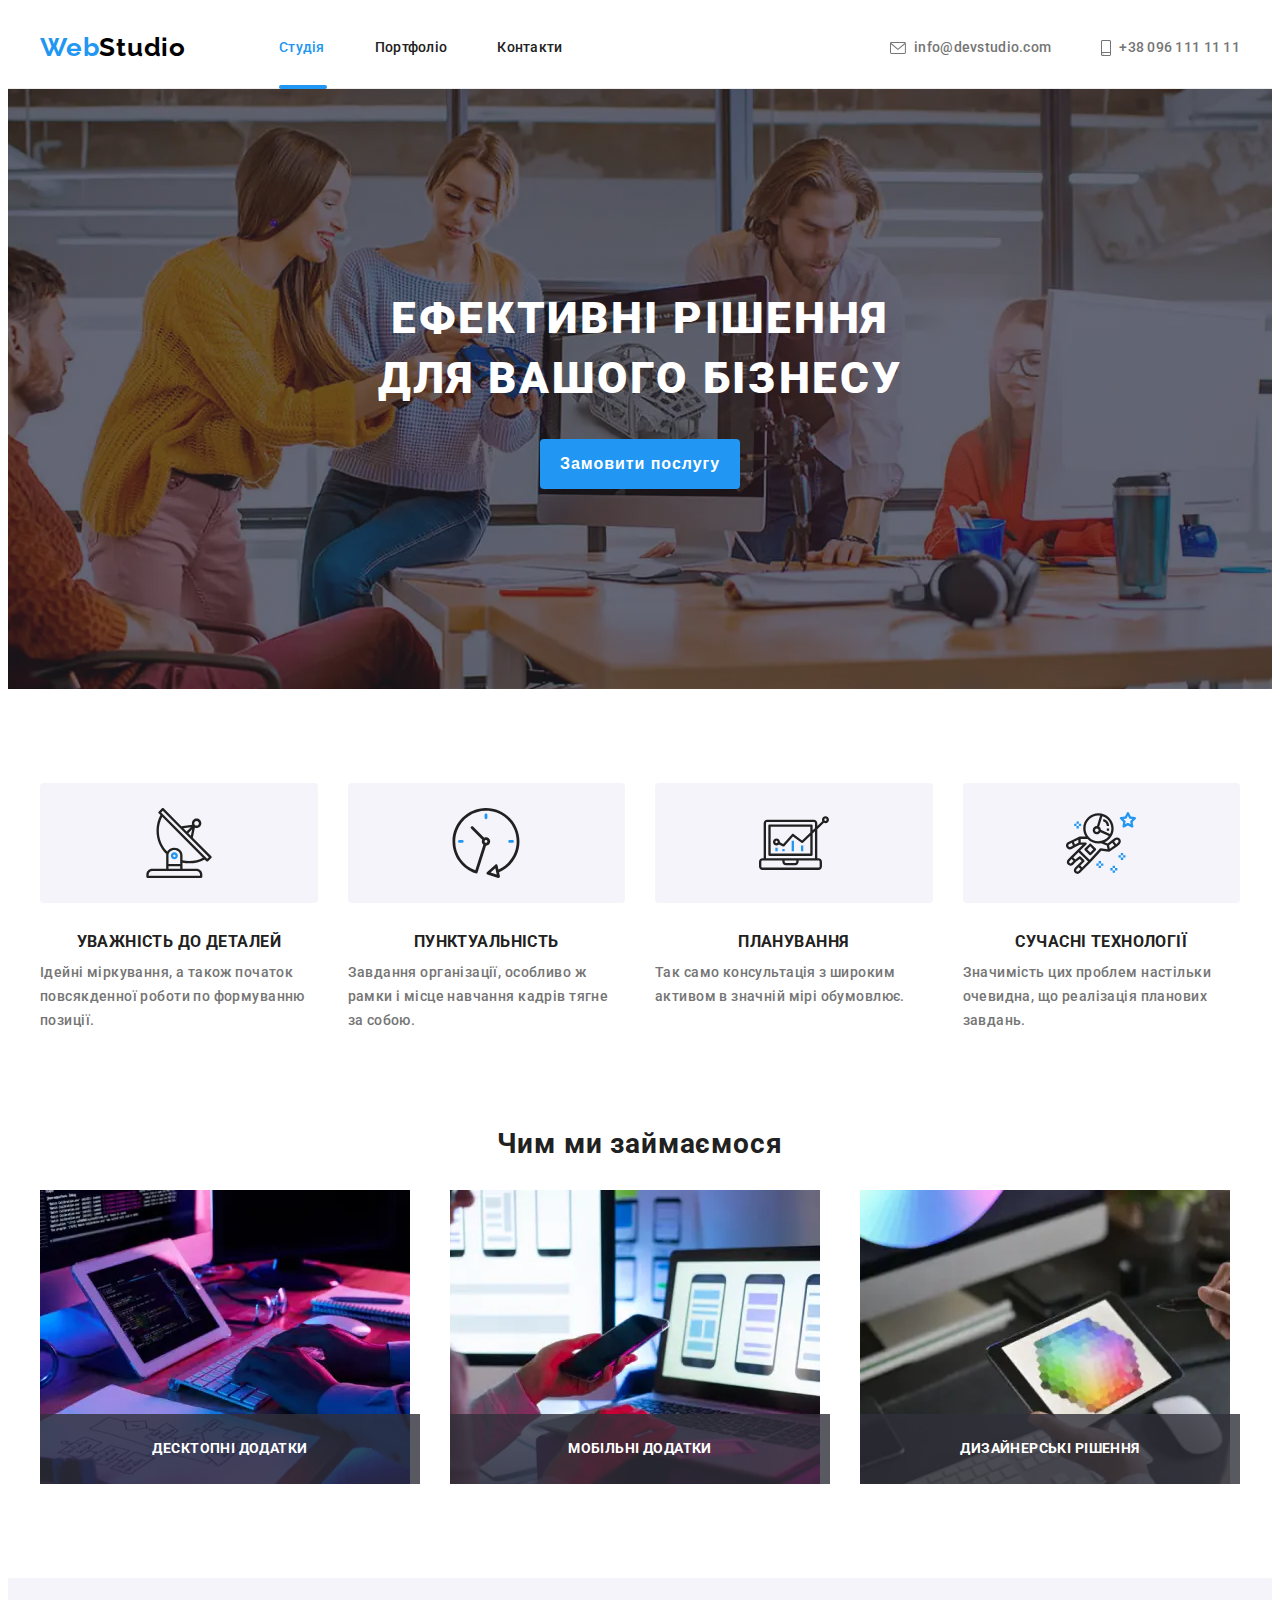
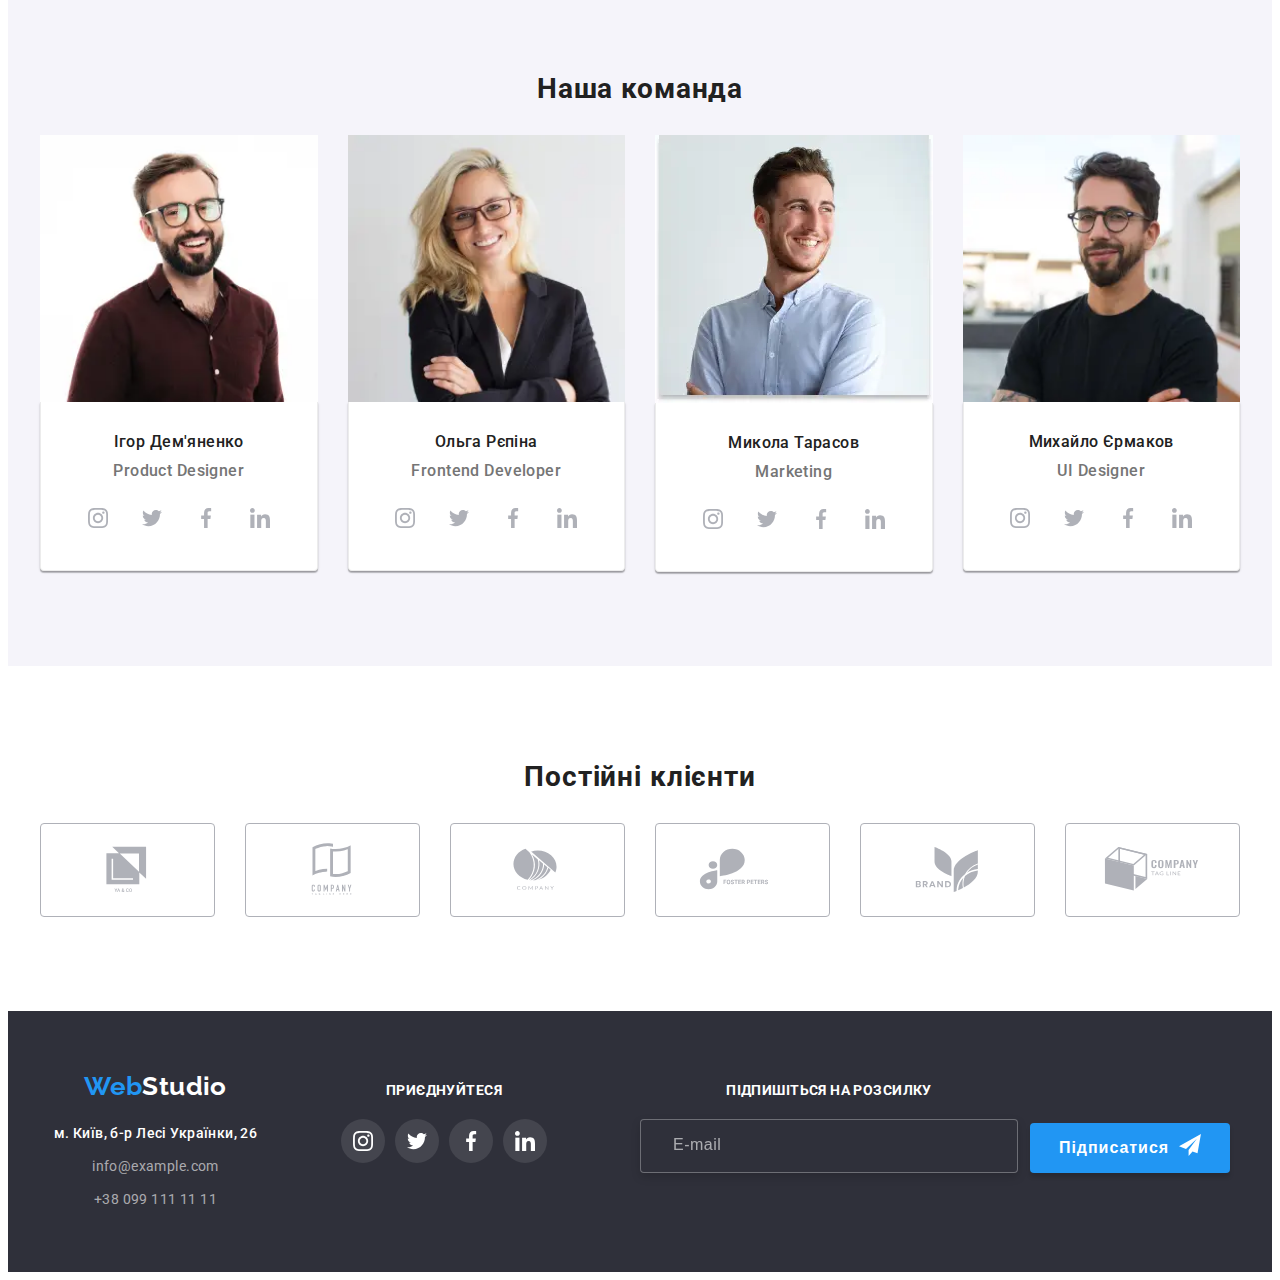
<file: index.html>
<!DOCTYPE html>
<html lang="uk">
  <head>
    <meta charset="UTF-8" />
    <meta http-equiv="X-UA-Compatible" content="IE=edge" />
    <meta name="viewport" content="width=device-width, initial-scale=1.0" />
    <link rel="preconnect" href="https://fonts.googleapis.com" />
    <link
      rel="stylesheet"
      href="https://cdnjs.cloudflare.com/ajax/libs/modern-normalize/1.1.0/modern-normalize.min.css"
      integrity="sha512-wpPYUAdjBVSE4KJnH1VR1HeZfpl1ub8YT/NKx4PuQ5NmX2tKuGu6U/JRp5y+Y8XG2tV+wKQpNHVUX03MfMFn9Q=="
      crossorigin="anonymous"
      referrerpolicy="no-referrer"
    />
    <link rel="preconnect" href="https://fonts.gstatic.com" crossorigin />
    <link
      href="https://fonts.googleapis.com/css2?family=Raleway:wght@700&family=Roboto:wght@400;500;700;900&display=swap"
      rel="stylesheet"
    />
    <link rel=“preconnect” href=“https://fonts.gstatic.com”>
    <!-- <link rel="stylesheet" href="./css/styles.css" /> -->
     <link rel="stylesheet" href="css/main.min.css" />
    <title>HW-8</title>
  </head>
    <!-- page_header_content -->
    <header class="header">
      <div class="container header__container">
         <div class="logo-animation">
          <a class="logo" href="/">Web<span class="logo--dark">Studio</span></a>
        </div> 
          <ul class="nav">
            <li class="nav__item">
              <a class="nav__link nav__link--current" href="/">Студія</a>
            </li>
            <li class="nav__item">
              <a class="nav__link" href="./portfolio.html">Портфоліо</a>
            </li>
            <li class="nav__item">
              <a class="nav__link" href="/">Контакти</a>
            </li>
          </ul>
        <ul class="contacts">
          <li class="contacts__item">
            <a class="contacts__link" href="mailto:info@devstudio.com">
              <svg class="nav__icon" width="16" height="12">
                <use href="./images/symbol-defs.svg#icon-envelope"></use></svg
              >info@devstudio.com</a
            >
          </li>
          <li class="contacts__item">
            <a class="contacts__link" href="tel:info@devstudio.com">
              <svg class="nav__icon" width="10" height="16">
                <use href="./images/symbol-defs.svg#icon-smartphone"></use></svg
              >+38 096 111 11 11</a
            >
          </li>
        </ul>
         <button class="icon-menu" data-menu-open>
            <svg class="burger-menu"
            width="40" 
            height="40">
              <use href="./images/symbol-defs10.svg#icon-menu">
              </use>
            </svg> 
          </button>
      </div>
      <div class="mob-menu is-hidden" data-menu>
                 <ul class="mob-menu-list">
            <li class="mob-menu-list__item">
              <a class="mob-menu-list__link mob-menu--current" href="/">Студія</a>
            </li>
            <li class="mob-menu-list__item">
              <a class="mob-menu-list__link mob-menu-link" href="./portfolio.html">Портфоліо</a>
            </li>
            <li class="mob-menu-list__item">
              <a class="mob-menu-list__link" href="/">Контакти</a>
            </li>
          </ul>
          <div class="mob-menu-wrap">
        <ul class="mob-menu-contacts">
               <li class="mob-menu-list__item">
            <a class="mob-menu-list__link-tel" href="tel:info@devstudio.com">
              +38 096 111 11 11</a
            >
          </li>
          <li class="mob-menu-list__item">
            <a class="mob-menu-list__link-mail" href="mailto:info@devstudio.com">
               info@devstudio.com</a
            >
          </li>
        </ul>
        <ul class="mob-networks">
          <li class="mob-networks__item">
            <a href="https://www.instagram.com/"
               target="_blank"
               rel="noopener noreferrer"
               class="mob-networks__link">Instagram</a>
          </li>
           <li class="mob-networks__item">
            <a href="https://www.instagram.com/"
               target="_blank"
               rel="noopener noreferrer"
               class="mob-networks__link" >Twitter</a>
          </li>
           <li class="mob-networks__item">
            <a href="https://www.instagram.com/"
               target="_blank"
               rel="noopener noreferrer"
            class="mob-networks__link" >Facebook</a>
          </li>
           <li class="mob-networks__item">
            <a href="https://www.instagram.com/"
               target="_blank"
               rel="noopener noreferrer"
            class="mob-networks__link" >LinkedIn</a>
          </li>
        </ul>
        </div>
            <button class="mob-menu-close" data-menu-close>
              <svg class="mob-menu-cross"
              width="40" 
              height="40">
                <use href="./images/symbol-defs10.svg#icon-cross"></use>
              </svg>
            </button>
          </div>
    </header> 

    <!-- Page_main_section -->
    <section class="main">
      <div class="container">
        <div>
        <h1 class="main__title">
          ЕФЕКТИВНІ РІШЕННЯ <br />
          ДЛЯ ВАШОГО БІЗНЕСУ
        </h1>
        <button class="main__button" type="button" data-modal-open>Замовити послугу</button>
      </div>
      </div>
    </section>
    <!-- Page_skills_section -->
    <section class="section">
      <div class="container">
        <h2 class="visually-hidden">Основні якості роботи</h2>
        <ul class="skills">
          <li class="skills__item">
            <div class="skills__box">
              <svg class="skills__icon" width="70" height="70">
                <use href="./images/symbol-defs.svg#icon-antenna"></use>
              </svg>
            </div>
            <h3 class="skills__title">Уважність до деталей</h3>
            <p class="skills__text">
              Ідейні міркування, а також початок повсякденної роботи по формуванню позиції.
            </p>
          </li>
          <li class="skills__item">
            <div class="skills__box">
              <svg class="skills__icon" width="70" height="70">
                <use href="./images/symbol-defs.svg#icon-clock"></use>
              </svg>
            </div>
            <h3 class="skills__title">Пунктуальність</h3>
            <p class="skills__text">
              Завдання організації, особливо ж рамки і місце навчання кадрів тягне за собою.
            </p>
          </li>
          <li class="skills__item">
            <div class="skills__box">
              <svg class="skills__icon" width="70" height="70">
                <use href="./images/symbol-defs.svg#icon-diagram"></use>
              </svg>
            </div>
            <h3 class="skills__title">Планування</h3>
            <p class="skills__text">
              Так само консультація з широким активом в значній мірі обумовлює.
            </p>
          </li>
          <li class="skills__item">
            <div class="skills__box">
              <svg class="skills__icon" width="70" height="70">
                <use href="./images/symbol-defs.svg#icon-astronaut"></use>
              </svg>
            </div>
            <h3 class="skills__title">Сучасні технології</h3>
            <p class="skills__text">
              Значимість цих проблем настільки очевидна, що реалізація планових завдань.
            </p>
          </li>
        </ul>
      </div>
    </section>
    <!-- page_work_section -->
    <section class="section section--work">
      <div class="container">
        <h2 class="section__title">Чим ми займаємося</h2>
        <ul class="work">
          <li class="work__item">
                 <picture>
             <source srcset="
             ./images/hw-eight/desktop/device-1-1x.webp 1x, 
             ./images/hw-eight/desktop/device-1-2x.webp 2x"
              media="(min-width: 1200px)">
            <img 
              src="./images/hw-first/photo_1.jpg"
              alt="Кодування сайтів"
            />
            </picture>
            <h3 class="work__label">Десктопні додатки</h3>
          </li>
          <li class="work__item">
                  <picture>
             <source srcset="
             ./images/hw-eight/desktop/device-2-1x.webp 1x, 
             ./images/hw-eight/desktop/device-2-2x.webp 2x"
              media="(min-width: 1200px)">
            <img
              src="./images/hw-first/photo_2.jpg"
              alt="Наповнення контентом"
            />
            </picture>
            <h3 class="work__label">Мобільні додатки</h3>
          </li>
          <li class="work__item">
                  <picture>
             <source srcset="
             ./images/hw-eight/desktop/device-3-1x.webp 1x, 
             ./images/hw-eight/desktop/device-3-2x.webp 2x"
              media="(min-width: 1200px)">
            <img
              src="./images/hw-first/photo_3.jpg"
              alt="Робота над дизайном"
            />
            </picture>
            <h3 class="work__label">Дизайнерські рішення</h3>
          </li>
        </ul>
      </div>
    </section>
    <!-- page_team_section -->
     <section class="section section--team">
      <div class="container">
        <h2 class="section__title">Наша команда</h2>
        <ul class="team">
          <li class="team__item">
           <picture>
             <source srcset="
             ./images/hw-eight/desktop/member-1-1x.webp 1x, 
             ./images/hw-eight/desktop/member-1-2x.webp 2x"
              media="(min-width: 1200px)">
            <source srcset="
             ./images/hw-eight/tablet/member-1-1x.webp 1x, 
             ./images/hw-eight/tablet/member-1-2x.webp 2x"
              media="(min-width: 768px)">
              <source srcset="
             ./images/hw-eight/mobile/memder-1-1x.webp 1x, 
             ./images/hw-eight/mobile/member-1-2x.webp 2x"
              media="(max-width: 480px)">
              <img
              src="./images/hw-eight/mobile/memder-1-1x.webp"
              alt="Фото Ігоря Дем'яненко"
              width="450"
              height="460"
            />
            </picture>
            <div class="team__box">
              <h3 class="team__member">Ігор Дем'яненко</h3>
              <p class="team__text">Product Designer</p>
              <ul class="networks">
                <li class="networks__item">
                  <a
                    href="https://www.instagram.com/"
                    target="_blank"
                    rel="noopener noreferrer"
                    class="networks__link"
                  >
                    <svg class="networks__icon">
                      <use href="./images/symbol-defs.svg#icon-instagram"></use>
                    </svg>
                  </a>
                </li>
                <li class="networks__item">
                  <a
                    href="https://twitter.com/"
                    target="_blank"
                    rel="noopener noreferrer"
                    class="networks__link"
                  >
                    <svg class="networks__icon">
                      <use href="./images/symbol-defs.svg#icon-twitter"></use>
                    </svg>
                  </a>
                </li>
                <li class="networks__item">
                  <a
                    href="https://www.facebook.com"
                    target="_blank"
                    rel="noopener noreferrer"
                    class="networks__link"
                  >
                    <svg class="networks__icon">
                      <use href="./images/symbol-defs.svg#icon-facebook"></use>
                    </svg>
                  </a>
                </li>
                <li class="networks__item">
                  <a
                    href="https://www.linkedin.com"
                    target="_blank"
                    rel="noopener noreferrer"
                    class="networks__link"
                  >
                    <svg class="networks__icon">
                      <use href="./images/symbol-defs.svg#icon-linkedin"></use>
                    </svg>
                  </a>
                </li>
              </ul>
            </div>
          </li>
          <li class="team__item">
               <picture>
             <source srcset="
             ./images/hw-eight/desktop/member-2-1x.webp 1x, 
             ./images/hw-eight/desktop/member-2-2x.webp 2x"
              media="(min-width: 1200px)">
            <source srcset="
             ./images/hw-eight/tablet/member-2-1x.webp 1x, 
             ./images/hw-eight/tablet/member-2-2x.webp 2x"
              media="(min-width: 768px)">
              <source srcset="
             ./images/hw-eight/mobile/member-2-1x.webp 1x, 
             ./images/hw-eight/mobile/member-2-2x.webp 2x"
              media="(max-width: 480px)">
            <img
              src="./images/hw-eight/mobile/photo-2-1x.webp"
              alt="Фото Ольги Рєпіної"
              width="450"
              height="460"
            />
            </picture>
            <div class="team__box">
              <h3 class="team__member">Ольга Рєпіна</h3>
              <p class="team__text">Frontend Developer</p>
              <ul class="networks">
                <li class="networks__item">
                  <a
                    href="https://www.instagram.com/"
                    target="_blank"
                    rel="noopener noreferrer"
                    class="networks__link"
                  >
                    <svg class="networks__icon">
                      <use href="./images/symbol-defs.svg#icon-instagram"></use>
                    </svg>
                  </a>
                </li>
                <li class="networks__item">
                  <a
                    href="https://twitter.com/"
                    target="_blank"
                    rel="noopener noreferrer"
                    class="networks__link"
                  >
                    <svg class="networks__icon">
                      <use href="./images/symbol-defs.svg#icon-twitter"></use>
                    </svg>
                  </a>
                </li>
                <li class="networks__item">
                  <a
                    href="https://www.facebook.com"
                    target="_blank"
                    rel="noopener noreferrer"
                    class="networks__link"
                  >
                    <svg class="networks__icon">
                      <use href="./images/symbol-defs.svg#icon-facebook"></use>
                    </svg>
                  </a>
                </li>
                <li class="networks__item">
                  <a
                    href="https://www.linkedin.com"
                    target="_blank"
                    rel="noopener noreferrer"
                    class="networks__link"
                  >
                    <svg class="networks__icon">
                      <use href="./images/symbol-defs.svg#icon-linkedin"></use>
                    </svg>
                  </a>
                </li>
              </ul>
            </div>
          </li>

          <li class="team__item">
               <picture>
             <source srcset="
             ./images/hw-eight/desktop/member-3-1x.webp 1x, 
             ./images/hw-eight/desktop/member-3-2x.webp 2x"
              media="(min-width: 1200px)">
            <source srcset="
             ./images/hw-eight/tablet/member-3-1x.webp 1x, 
             ./images/hw-eight/tablet/member-3-2x.webp 2x"
              media="(min-width: 768px)">
              <source srcset="
             ./images/hw-eight/mobile/member-3-1x.webp 1x, 
             ./images/hw-eight/mobile/member-3-2x.webp 2x"
              media="(max-width: 480px)">
            <img
              src="./images/hw-eight/mobile/member-3-1x.webp"
              alt="Фото Миколи Тарасова"
              width="450"
              height="460"
            />
            </picture>
            <div class="team__box">
              <h3 class="team__member">Микола Тарасов</h3>
              <p class="team__text">Marketing</p>
              <ul class="networks">
                <li class="networks__item">
                  <a
                    href="https://www.instagram.com/"
                    target="_blank"
                    rel="noopener noreferrer"
                    class="networks__link"
                  >
                    <svg class="networks__icon">
                      <use href="./images/symbol-defs.svg#icon-instagram"></use>
                    </svg>
                  </a>
                </li>
                <li class="networks__item">
                  <a
                    href="https://twitter.com/"
                    target="_blank"
                    rel="noopener noreferrer"
                    class="networks__link"
                  >
                    <svg class="networks__icon">
                      <use href="./images/symbol-defs.svg#icon-twitter"></use>
                    </svg>
                  </a>
                </li>
                <li class="networks__item">
                  <a
                    href="https://www.facebook.com"
                    target="_blank"
                    rel="noopener noreferrer"
                    class="networks__link"
                  >
                    <svg class="networks__icon">
                      <use href="./images/symbol-defs.svg#icon-facebook"></use>
                    </svg>
                  </a>
                </li>
                <li class="networks__item">
                  <a
                    href="https://www.linkedin.com"
                    target="_blank"
                    rel="noopener noreferrer"
                    class="networks__link"
                  >
                    <svg class="networks__icon">
                      <use href="./images/symbol-defs.svg#icon-linkedin"></use>
                    </svg>
                  </a>
                </li>
              </ul>
            </div>
          </li>
          <li class="team__item">
                <picture>
             <source srcset="
             ./images/hw-eight/desktop/member-4-1x.webp 1x, 
             ./images/hw-eight/desktop/member-4-2x.webp 2x"
              media="(min-width: 1200px)">
            <source srcset="
             ./images/hw-eight/tablet/member-4-1x.webp 1x, 
             ./images/hw-eight/tablet/member-4-2x.webp 2x"
              media="(min-width: 768px)">
              <source srcset="
             ./images/hw-eight/mobile/member-4-1x.webp 1x, 
             ./images/hw-eight/mobile/member-4-2x.webp 2x"
              media="(max-width: 480px)">
            <img
              src="./images/hw-eight/mobile/member-4-1x.webp"
              alt="Фото Михайла Єрмакова"
              width="450"
              height="460"
            />
            </picture>
            <div class="team__box">
              <h3 class="team__member">Михайло Єрмаков</h3>
              <p class="team__text">UI Designer</p>
              <ul class="networks">
                <li class="networks__item">
                  <a class="networks__link">
                    <svg class="networks__icon">
                      <use href="./images/symbol-defs.svg#icon-instagram"></use>
                    </svg>
                  </a>
                </li>
                <li class="networks__item">
                  <a
                    href="https://twitter.com/"
                    target="_blank"
                    rel="noopener noreferrer"
                    class="networks__link"
                  >
                    <svg class="networks__icon">
                      <use href="./images/symbol-defs.svg#icon-twitter"></use>
                    </svg>
                  </a>
                </li>
                <li class="networks__item">
                  <a
                    href="https://www.facebook.com"
                    target="_blank"
                    rel="noopener noreferrer"
                    class="networks__link"
                  >
                    <svg class="networks__icon">
                      <use href="./images/symbol-defs.svg#icon-facebook"></use>
                    </svg>
                  </a>
                </li>
                <li class="networks__item">
                  <a
                    href="https://www.linkedin.com"
                    target="_blank"
                    rel="noopener noreferrer"
                    class="networks__link"
                  >
                    <svg class="networks__icon">
                      <use href="./images/symbol-defs.svg#icon-linkedin"></use>
                    </svg>
                  </a>
                </li>
              </ul>
            </div>
          </li>
        </ul>
      </div>
    </section>
    <section class="section">
      <div class="container">
        <h2 class="section__title">Постійні клієнти</h2>
        <ul class="clients">
          <li class="clients__item">
            <a href="/" class="clients__link">
              <svg class="clients__icon" width="106" height="60">
                <use href="./images/symbol-defs.svg#icon-Ya--Co"></use>
              </svg>
            </a>
          </li>
          <li class="clients__item">
            <a href="/" class="clients__link">
              <svg class="clients__icon" width="106" height="60">
                <use href="./images/symbol-defs.svg#icon-Company"></use>
              </svg>
            </a>
          </li>
          <li class="clients__item">
            <a href="/" class="clients__link">
              <svg class="clients__icon" width="106" height="60">
                <use href="./images/symbol-defs.svg#icon-Company-second-1"></use>
              </svg>
            </a>
          </li>
          <li class="clients__item">
            <a href="/" class="clients__link">
              <svg class="clients__icon" width="106" height="60">
                <use href="./images/symbol-defs.svg#icon-Foster"></use>
              </svg>
            </a>
          </li>
          <li class="clients__item">
            <a href="/" class="clients__link">
              <svg class="clients__icon" width="106" height="60">
                <use href="./images/symbol-defs.svg#icon-Logo"></use>
              </svg>
            </a>
          </li>
          <li class="clients__item">
            <a href="/" class="clients__link">
              <svg class="clients__icon" width="106" height="60">
                <use href="./images/symbol-defs.svg#icon-Logo-2"></use>
              </svg>
            </a>
          </li>
        </ul>
      </div>

    </section> 
    <!-- page_footer_content -->
    <footer class="footer">
      <footer class="container container-wrap">
        <div class="box-wrap-footer">
        <div class="box-address"> 
          <a class="box-address__footer-logo" href="/">Web<span class="logo--light">Studio</span></a>
          <address>
            <ul class="footer-address">
              <li class="footer-address__item">
                <a
                  class="footer-address__liink"
                  href="https://www.google.com.ua/maps/place/%D0%B1%D1%83%D0%BB%D1%8C%D0%B2%D0%B0%D1%80+%D0%9B%D0%B5%D1%81%D1%96+%D0%A3%D0%BA%D1%80%D0%B0%D1%97%D0%BD%D0%BA%D0%B8,+26,+%D0%9A%D0%B8%D1%97%D0%B2,+02000/@50.4265841,30.5361971,17z/data=!3m1!4b1!4m5!3m4!1s0x40d4cf0e033ecbe9:0x57a4dffefec77da0!8m2!3d50.4265807!4d30.5383859?hl=uk"
                  target="_blank"
                  rel="noopener noreferrer"
                  >м. Київ, б-р Лесі Українки, 26</a
                >
              </li>
              <li class="footer-address__item">
                <a class="footer-address__link" href="mailto:info@example.com">info@example.com</a>
              </li>
              <li class="footer-address__item">
                <a class="footer-address__link" href="tel:+380991111111">+38 099 111 11 11</a>
              </li>
            </ul>
          </address>
        </div>
        <div class="footer-social">
          <h3 class="footer-social__text">Приєднуйтеся</h3>
          <ul class="networks">
             <li class="networks__item networks--footer">
              <a
                href="https://www.instagram.com"
                target="_blank"
                rel="noopener noreferrer"
                class="networks__link"
              >
                <svg class="footer-social__icon" width="20" height="20">
                  <use href="./images/symbol-defs.svg#icon-instagram"></use>
                </svg>
              </a>
            </li>
            <li class="networks__item networks--footer">
              <a
                href="https://twitter.com/"
                target="_blank"
                rel="noopener noreferrer"
                class="networks__link"
              >
                <svg class="footer-social__icon" width="20" height="20">
                  <use href="./images/symbol-defs.svg#icon-twitter"></use>
                </svg>
              </a>
            </li>
            <li class="networks__item networks--footer">
              <a
                href="https://www.facebook.com"
                target="_blank"
                rel="noopener noreferrer"
                class="networks__link"
              >
                <svg class="footer-social__icon" width="20" height="20">
                  <use href="./images/symbol-defs.svg#icon-facebook"></use>
                </svg>
              </a>
            </li>
            <li class="networks__item networks--footer">
              <a
                href="https://www.linkedin.com"
                target="_blank"
                rel="noopener noreferrer"
                class="networks__link"
              >
                <svg class="footer-social__icon" width="20" height="20">
                  <use href="./images/symbol-defs.svg#icon-linkedin"></use>
                </svg>
              </a>
            </li>
          </ul>
        </div>
        </div>
        <form class="footer-form">
          <div class="footer-form-wrap">
          <h3 class="footer-social__text">Підпишіться на розсилку</h3>
            <input class="footer-form__input" type="email" name="email" placeholder="E-mail" />
          </div>
            <button class="footer-form__button" type="submit">
            Підписатися
            <svg class="footer-form__icon" width="24" height="24">
              <use href="./images/symbol-defs.svg#icon-icon-telegram"></use>
            </svg>
          </button>
        </form>
      </footer>
        <div class="backdrop is-hidden" data-modal>
          <div class="modal">
            <form class="form-modal">
              <p class="form-modal__text">Залиште свої дані, ми вам перетелефонуємо</p>
              <label class="form-modal__name"
                >Ім'я
                <span class="form-modal__username">
                  <input class="form-modal__input" type="text" name="name" />
                  <svg class="form-modal__icon" width="18" height="18">
                    <use href="./images/symbol-defs.svg#icon-person-black"></use>
                  </svg>
                </span>
              </label>
              <label class="form-modal__name"
                >Телефон
                <span class="form-modal__username"
                  ><input class="form-modal__input" type="tel" name="tel" />
                  <svg class="form-modal__icon" width="18" height="18">
                    <use href="./images/symbol-defs2.svg#icon-phone-black-18dp"></use>
                  </svg>
                </span>
              </label>
              <label class="form-modal__name"
                >Пошта
                <span class="form-modal__username"
                  ><input class="form-modal__input" type="email" name="email" />
                  <svg class="form-modal__icon" width="18" height="18">
                    <use href="./images/symbol-defs.svg#icon-email-black"></use>
                  </svg>
                </span>
              </label>
              <label class="form-modal__comment">
                Коментар
                <textarea
                  class="form-modal__textarea"
                  name="form-coment"
                  placeholder="Введіть текст"
                ></textarea>
              </label>
              <label class="form-modal__check-label">
                <input class="checkbox visually-hidden" type="checkbox" name="policy" />
                <span class="form-modal__check-icon">
                  <svg class="form-modal__icon-check" width="16" height="15">
                    <use href="./images/symbol-defs4.svg#icon-icon-check"></use>
                  </svg>
                </span>
                <p class="form-modal__text-link">Погоджуюся з розсилкою і приймаю</p> <a class="form-modal__link" href="/">Умови договору</a>
              </label>
              <button class="form-modal__btn" type="submit">Відправити</button>
            </form>
            <button class="form-modal__close" data-modal-close>
              <svg class="form-modal__modal-icon" width="18" height="18">
                <use href="./images/symbol-defs.svg#icon-close-black"></use>
              </svg>
            </button>
          </div>
        </div>
      </div>
      <script src="./js/menu.js"></script>
      <script src="./js/modal.js"></script>
  </body>
</html>
</file>
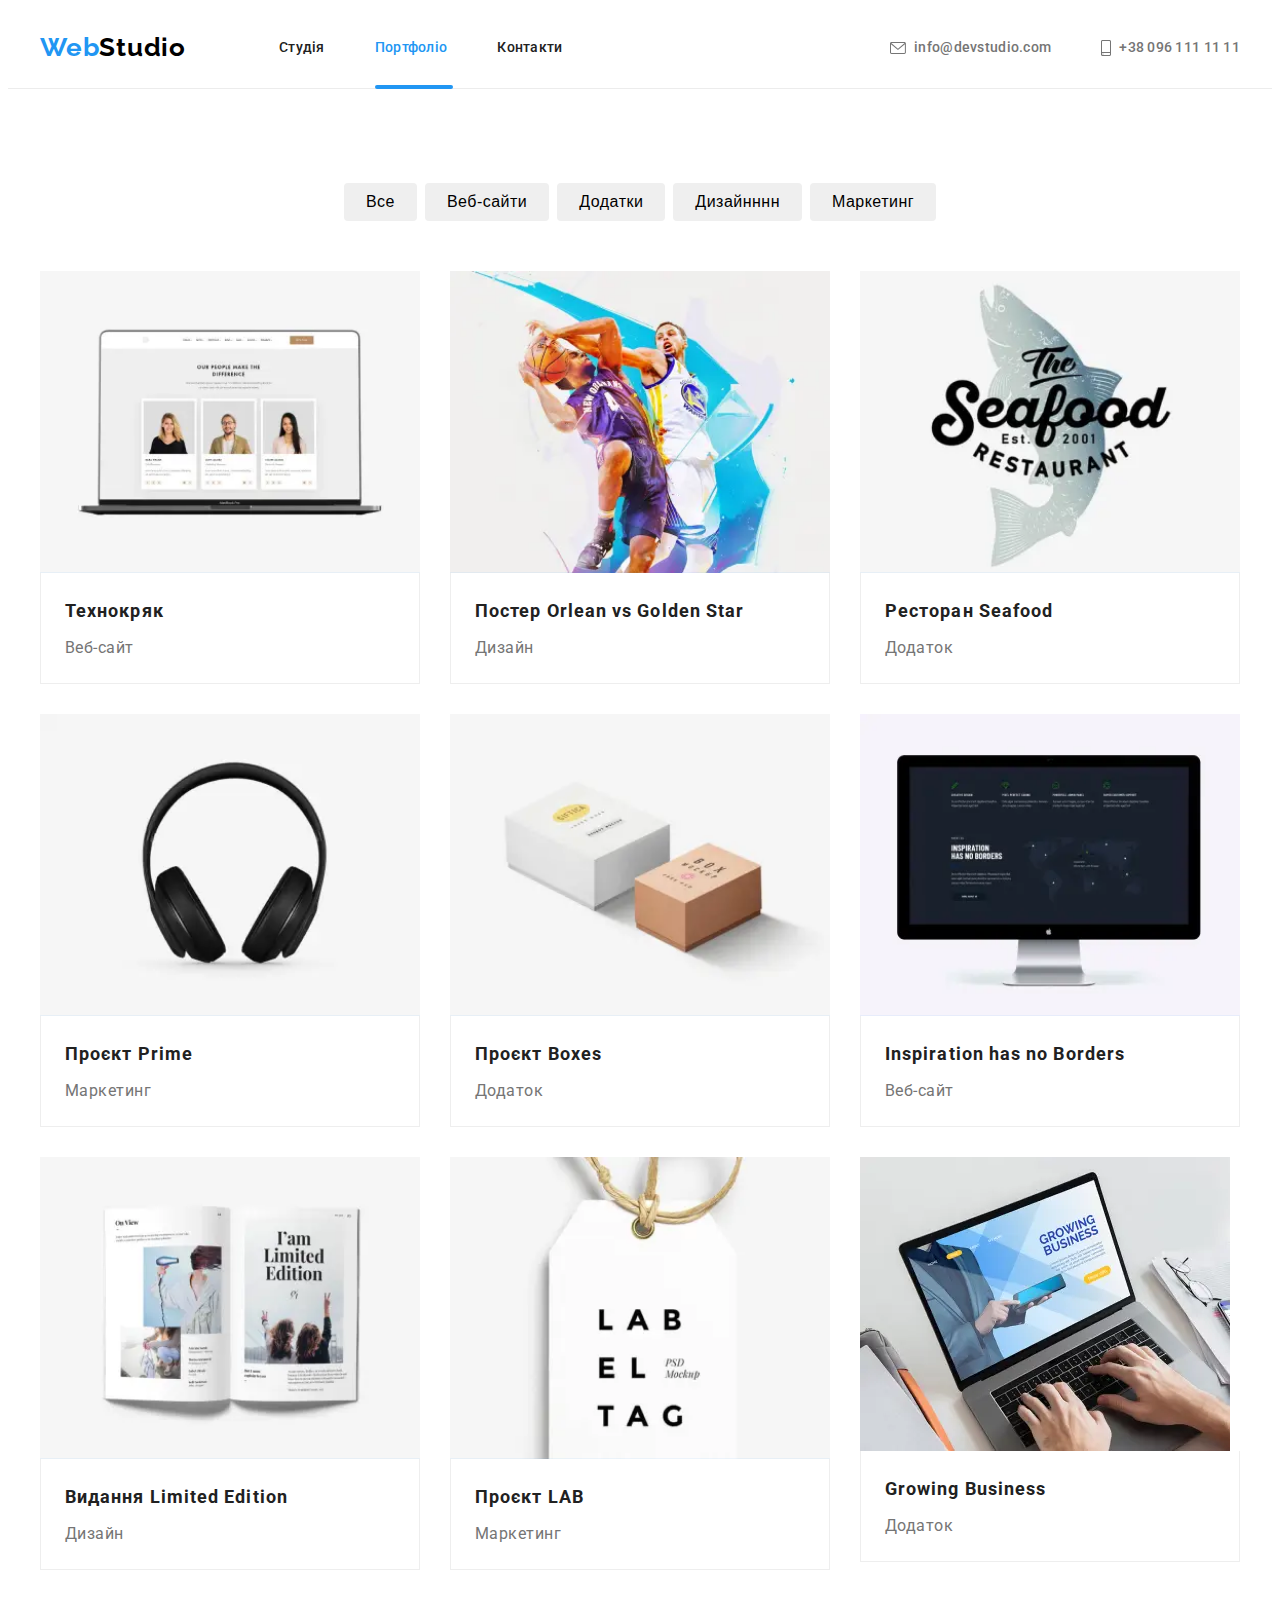
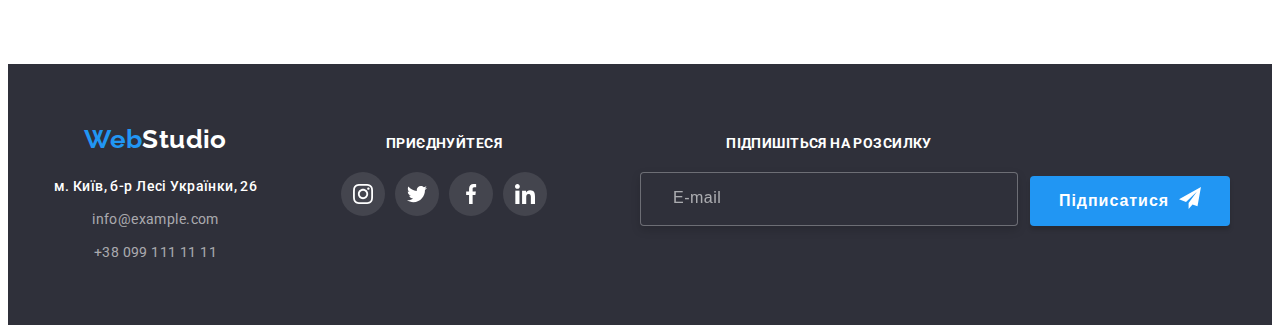
<file: portfolio.html>
<!DOCTYPE html>
<html lang="uk">
  <head>
    <meta charset="UTF-8"/>
    <meta http-equiv="X-UA-Compatible" content="IE=edge" />
    <meta name="viewport" content="width=device-width, initial-scale=1.0" />
    <link
      rel="stylesheet"
      href="https://cdnjs.cloudflare.com/ajax/libs/modern-normalize/1.1.0/modern-normalize.min.css"
      integrity="sha512-wpPYUAdjBVSE4KJnH1VR1HeZfpl1ub8YT/NKx4PuQ5NmX2tKuGu6U/JRp5y+Y8XG2tV+wKQpNHVUX03MfMFn9Q=="
      crossorigin="anonymous"
      referrerpolicy="no-referrer"
    />
    <link rel="preconnect" href="https://fonts.googleapis.com" />
    <link rel="preconnect" href="https://fonts.gstatic.com" crossorigin />
    <link
      href="https://fonts.googleapis.com/css2?family=Raleway:wght@700&family=Roboto:wght@400;500;700;900&display=swap"
      rel="stylesheet"
    />
     <link rel="stylesheet" href="css/main.min.css">
    <title>HW-8</title>
  </head>
  <body>
    <!-- page_header_content -->
    <header class="header">
      <div class="container header__container">
         <div class="logo-animation">
          <a class="logo" href="/">Web<span class="logo--dark">Studio</span></a>
        </div> 
          <ul class="nav">
            <li class="nav__item-portfolio">
              <a class="nav__link" href="./index.html">Студія</a>
            </li>
            <li class="nav__item-portfolio">
              <a class="nav__link nav__link--current" href="/">Портфоліо</a>
            </li>
            <li class="nav__item-portfolio">
              <a class="nav__link" href="/">Контакти</a>
            </li>
          </ul>
        </nav>
        <ul class="contacts">
          <li class="contacts__item">
            <a class="contacts__link" href="mailto:info@devstudio.com">
              <svg class="nav__icon" width="16" height="12">
                <use href="./images/symbol-defs.svg#icon-envelope"></use></svg
              >info@devstudio.com</a
            >
          </li>
          <li class="contacts__item">
            <a class="contacts__link" href="tel:info@devstudio.com">
              <svg class="nav__icon" width="10" height="16">
                <use href="./images/symbol-defs.svg#icon-smartphone"></use></svg
              >+38 096 111 11 11</a
            >
          </li>
        </ul>
         <button class="icon-menu" data-menu-open>
            <svg class="burger-menu"
            width="40" 
            height="40">
              <use href="./images/symbol-defs10.svg#icon-menu">
              </use>
            </svg> 
          </button>
      </div>
      <div class="mob-menu is-hidden" data-menu>
                 <ul class="mob-menu-list">
            <li class="mob-menu-list__item">
              <a class="mob-menu-list__link mob-menu--current" href="./index.html">Студія</a>
            </li>
            <li class="mob-menu-list__item">
              <a class="mob-menu-list__link mob-menu-link" href="./portfolio.html">Портфоліо</a>
            </li>
            <li class="mob-menu-list__item">
              <a class="mob-menu-list__link" href="/">Контакти</a>
            </li>
          </ul>
        <ul class="mob-menu-contacts">
               <li class="mob-menu-list__item">
            <a class="mob-menu-list__link-tel" href="tel:info@devstudio.com">
              +38 096 111 11 11</a
            >
          </li>
          <li class="mob-menu-list__item">
            <a class="mob-menu-list__link-mail" href="mailto:info@devstudio.com">
               info@devstudio.com</a
            >
          </li>
        </ul>
        <ul class="mob-networks">
          <li class="mob-networks__item">
            <a class="mob-networks__link" href="https://www.instagram.com/">Instagram</a>
          </li>
           <li class="mob-networks__item">
            <a class="mob-networks__link" href="https://www.instagram.com/">Twitter</a>
          </li>
           <li class="mob-networks__item">
            <a class="mob-networks__link" href="https://www.instagram.com/">Facebook</a>
          </li>
           <li class="mob-networks__item">
            <a class="mob-networks__link" href="https://www.instagram.com/">LinkedIn</a>
          </li>
        </ul>
            <button class="mob-menu-close" data-menu-close>
              <svg class="mob-menu-cross"
              width="40" 
              height="40">
                <use href="./images/symbol-defs10.svg#icon-cross"></use>
              </svg>
            </button>
          </div>
    </header>
    <!-- main-section -->
    <main>
      <!-- button section -->
      <section class="section">
        <div class="container">
          <h1 class="visually-hidden">Про нас</h1>
          <ul class="filter">
            <li class="filter__item">
              <button class="filter__button" type="button">Все</button>
            </li>
            <li class="filter__item">
              <button class="filter__button" type="button">Веб-сайти</button>
            </li>
            <li class="filter__item">
              <button class="filter__button" type="button">Додатки</button>
            </li>
            <li class="filter__item">
              <button class="filter__button" type="button">Дизайнннн</button>
            </li>
            <li class="filter__item">
              <button class="filter__button" type="button">Маркетинг</button>
            </li>
          </ul>

          <!-- gallery-section -->

          <ul class="photo">
            <li class="photo__item">
              <a href="/" class="photo__link">
                <div class="photo__box">
                  
                <picture>
             <source srcset="
             images/hw-eight/desktop/photo-1-1x.webp 1x, 
             images/hw-eight/desktop/photo-1-2x.webp 2x"
              media="(min-width: 1200px)">
            <source srcset="
             ./images/hw-eight/tablet/photo-1-1x.webp 1x, 
             ./images/hw-eight/tablet/photo-1-2x.webp 2x"
              media="(min-width: 768px)">
              <source srcset="
             ./images/hw-eight/mobile/photo-1-1x-webp.webp 1x, 
             ./images/hw-eight/mobile/photo-1-2x-webp.webp"
              media="(max-width: 480px)">
                  <img
                    src="./images/hw-eight/img-1.jpg"
                    alt="сайт, на якому зображені працівники"
                    width="450"
                    height="294"
                  />
                  </picture>
                  <div class="overlay">
                    <p>
                      Технокряк - це сучасний майданчик розповсюдження коронавірусу. Компанії
                      використовують цю платформу для цифрового шпіонажу і атак на захищені сервера
                      конкурентів
                    </p>
                  </div>
                </div>
                <div class="photo__card">
                  <h2 class="photo__title">Технокряк</h2>
                  <p class="photo__text">Веб-сайт</p>
                </div>
              </a>
            </li>
            <li class="photo__item">
              <a href="/" class="photo__link">
                <div class="photo__box">
                                  <picture>
             <source srcset="
             images/hw-eight/desktop/photo-2-1x.webp 1x, 
             images/hw-eight/desktop/photo-2-2x.webp 2x"
              media="(min-width: 1200px)">
            <source srcset="
             ./images/hw-eight/tablet/photo-2-1x.webp 1x, 
             ./images/hw-eight/tablet/photo-2-2x.webp 2x"
              media="(min-width: 768px)">
              <source srcset="
             ./images/hw-eight/mobile/photo-2-1x.webp 1x, 
             ./images/hw-eight/mobile/photo-2-@2x.webp"
              media="(max-width: 480px)">
                  <img
                    src="./images/hw-eight/img-2.jpg"
                    alt="гра у баскетбол"
                    width="450"
                    height="294"
                  />
                  </picture>
                  <div class="overlay">
                    <p>
                      Технокряк - це сучасний майданчик розповсюдження коронавірусу. Компанії
                      використовують цю платформу для цифрового шпіонажу і атак на захищені сервера
                      конкурентів
                    </p>
                  </div>
                </div>
                <div class="photo__card">
                  <h2 class="photo__title">Постер <span lang="en">Orlean vs Golden Star</span></h2>
                  <p class="photo__text">Дизайн</p>
                </div>
              </a>
            </li>
            <li class="photo__item">
              <a href="/" class="photo__link">
                <div class="photo__box">
       <picture>
             <source srcset="
             images/hw-eight/desktop/photo-3-1x.webp 1x, 
             images/hw-eight/desktop/photo-3-2x.webp 2x"
              media="(min-width: 1200px)">
            <source srcset="
             ./images/hw-eight/tablet/photo-3-1x.webp 1x, 
             ./images/hw-eight/tablet/photo-3-2x.webp 2x"
              media="(min-width: 768px)">
              <source srcset="
             ./images/hw-eight/mobile/photo-3-1x-webp.webp 1x, 
             ./images/hw-eight/mobile/photo-3-@2x.webp"
              media="(max-width: 480px)">
                  <img 
                  src="./images/hw-eight/img-3.jpg" 
                  alt="логотип ресторану Seafood"
                  width="450"
                  height="294"
                 </picture>
                  <div class="overlay">
                    <p>
                      Технокряк - це сучасний майданчик розповсюдження коронавірусу. Компанії
                      використовують цю платформу для цифрового шпіонажу і атак на захищені сервера
                      конкурентів
                    </p>
                  </div>
                </div>
                <div class="photo__card">
                  <h2 class="photo__title">Ресторан <span lang="en">Seafood</span></h2>
                  <p class="photo__text">Додаток</p>
                </div>
              </a>
            </li>
            <li class="photo__item">
              <a href="/" class="photo__link">
                <div class="photo__box">
                         <picture>
             <source srcset="
             images/hw-eight/desktop/photo-4-1x.webp 1x, 
             images/hw-eight/desktop/photo-4-2x.webp 2x"
              media="(min-width: 1200px)">
            <source srcset="
             ./images/hw-eight/tablet/photo-4-1x.webp 1x, 
             ./images/hw-eight/tablet/photo-4-2x.webp 2x"
              media="(min-width: 768px)">
              <source srcset="
             ./images/hw-eight/mobile/photo-4-1x-webp.webp 1x, 
             ./images/hw-eight/mobile/photo-4-2x-webp.webp 2x"
              media="(max-width: 480px)">
                  <img
                    src="./images/hw-eight/img-4.jpg"
                    alt="навушники"
                    width="450"
                    height="294"
                  />
                  </picture>
                  <div class="overlay">
                    <p>
                      Технокряк - це сучасний майданчик розповсюдження коронавірусу. Компанії
                      використовують цю платформу для цифрового шпіонажу і атак на захищені сервера
                      конкурентів
                    </p>
                  </div>
                </div>
                <div class="photo__card">
                  <h2 class="photo__title">Проєкт <span lang="en">Prime</span></h2>
                  <p class="photo__text">Маркетинг</p>
                </div>
              </a>
            </li>
            <li class="photo__item">
              <a href="/" class="photo__link">
                <div class="photo__box">
                             <picture>
             <source srcset="
             images/hw-eight/desktop/photo-5-1x.webp 1x, 
             images/hw-eight/desktop/photo-5-2x.webp 2x"
              media="(min-width: 1200px)">
            <source srcset="
             ./images/hw-eight/tablet/photo-5-1x.webp 1x, 
             ./images/hw-eight/tablet/photo-5-2x.webp 2x"
              media="(min-width: 768px)">
              <source srcset="
             ./images/hw-eight/mobile/photo-5-1x-webp.webp 1x, 
             ./images/hw-eight/mobile/photo-5-2x-webp.webp 2x"
              media="(max-width: 480px)">
                  <img
                    src="./images/hw-eight/img-5.jpg"
                    alt="біла і коричнева коробочки"
                    width="450"
                    height="294"
                  />
                </picture>
                  <div class="overlay">
                    <p>
                      Технокряк - це сучасний майданчик розповсюдження коронавірусу. Компанії
                      використовують цю платформу для цифрового шпіонажу і атак на захищені сервера
                      конкурентів
                    </p>
                  </div>
                </div>
                <div class="photo__card">
                  <h2 class="photo__title">Проєкт <span lang="en">Boxes</span></h2>
                  <p class="photo__text">Додаток</p>
                </div>
              </a>
            </li>
            <li class="photo__item">
              <a href="/" class="photo__link">
                <div class="photo__box">
                              <picture>
             <source srcset="
             images/hw-eight/desktop/photo-6-1x.webp 1x, 
             images/hw-eight/desktop/photo-6-2x.webp 2x"
              media="(min-width: 1200px)">
            <source srcset="
             ./images/hw-eight/tablet/photo-6-1x.webp 1x, 
             ./images/hw-eight/tablet/photo-6-2x.webp 2x"
              media="(min-width: 768px)">
              <source srcset="
             ./images/hw-eight/mobile/photo-6-1x-webp.webp 1x, 
            ./images/hw-eight/mobile/photo-6-@2x.webp 2x"
              media="(max-width: 480px)">
                  <img
                    src="./images/hw-eight/img-6.jpg"
                    alt="монітор, на якому зображений веб-сайт"
                    width="450"
                    height="294"
                  />
              </picture>
                  <div class="overlay">
                    <p>
                      Технокряк - це сучасний майданчик розповсюдження коронавірусу. Компанії
                      використовують цю платформу для цифрового шпіонажу і атак на захищені сервера
                      конкурентів
                    </p>
                  </div>
                </div>
                <div class="photo__card">
                  <h2 lang="en" class="photo__title">Inspiration has no Borders</h2>
                  <p class="photo__text">Веб-сайт</p>
                </div>
              </a>
            </li>
            <li class="photo__item">
              <a href="/" class="photo__link">
                <div class="photo__box">
       <picture>
             <source srcset="
             images/hw-eight/desktop/photo-7-1x.webp 1x, 
             images/hw-eight/desktop/photo-7-2x.webp 2x"
              media="(min-width: 1200px)">
            <source srcset="
             ./images/hw-eight/tablet/photo-7-1x.webp 1x, 
             ./images/hw-eight/tablet/photo-7-2x.webp 2x"
              media="(min-width: 768px)">
              <source srcset="
             ./images/hw-eight/mobile/photo-7-1x-webp.webp 1x, 
             ./images/hw-eight/mobile/photo-7-2x-webp.webp 2x"
              media="(max-width: 480px)">
                  <img
                    src="./images/hw-eight/img-7.jpg"
                    alt="розгорнута книжка"
                    width="450"
                    height="294"
                  />
                  </picture>
                  <div class="overlay">
                    <p>
                      Технокряк - це сучасний майданчик розповсюдження коронавірусу. Компанії
                      використовують цю платформу для цифрового шпіонажу і атак на захищені сервера
                      конкурентів
                    </p>
                  </div>
                </div>
                <div class="photo__card">
                  <h2 class="photo__title">Видання <span lang="en">Limited Edition</span></h2>
                  <p class="photo__text">Дизайн</p>
                </div>
              </a>
            </li>
            <li class="photo__item">
              <a href="/" class="photo__link">
                <div class="photo__box">
                     <picture>
             <source srcset="
             images/hw-eight/desktop/photo-8-1x.webp 1x, 
             images/hw-eight/desktop/photo-8-2x.webp 2x"
              media="(min-width: 1200px)">
            <source srcset="
             ./images/hw-eight/tablet/photo-8-1x.webp 1x, 
             ./images/hw-eight/tablet/photo-8-2x.webp 2x"
              media="(min-width: 768px)">
              <source srcset="
             ./images/hw-eight/mobile/photo-8-1x-webp.webp 1x, 
             ./images/hw-eight/mobile/photo-8-@2x.webp 2x"
              media="(max-width: 480px)">
                  <img
                    src="./images/hw-eight/img-8.jpg"
                    alt="біла бірка"
                    width="450"
                    height="294"
                  />
                  </picture>
                  <div class="overlay">
                    <p>
                      Технокряк - це сучасний майданчик розповсюдження коронавірусу. Компанії
                      використовують цю платформу для цифрового шпіонажу і атак на захищені сервера
                      конкурентів
                    </p>
                  </div>
                </div>
                <div class="photo__card">
                  <h2 class="photo__title">Проєкт <span lang="en">LAB</span></h2>
                  <p class="photo__text">Маркетинг</p>
                </div>
              </a>
            </li>
            <li class="photo__item">
              <a href="/" class="photo__link">
                <div class="photo__box">
                 <picture>
             <source srcset="
             images/hw-eight/desktop/photo-9-1x.webp 1x, 
             images/hw-eight/desktop/photo-9-2x.webp 2x"
              media="(min-width: 1200px)">
            <source srcset="
             ./images/hw-eight/tablet/photo-9-1x.webp 1x, 
             ./images/hw-eight/tablet/photo-9-2x.webp 2x"
              media="(min-width: 768px)">
              <source srcset="
              ./images/hw-eight/mobile/photo-9-1x.webp 1x, 
             ./images/hw-eight/mobile/photo-9-@2x.webp 2x"
              media="(max-width: 480px)">
                  <img
                    src="./images/hw-second/img-9.jpg"
                    alt="Застосування додатку Growing Business"
                  />
                  </picture>
                  <div class="overlay">
                    <p>
                      Технокряк - це сучасний майданчик розповсюдження коронавірусу. Компанії
                      використовують цю платформу для цифрового шпіонажу і атак на захищені сервера
                      конкурентів
                    </p>
                  </div>
                </div>
                <div class="photo__card">
                  <h2 lang="en" class="photo__title">Growing Business</h2>
                  <p class="photo__text">Додаток</p>
                </div>
              </a>
            </li>
          </ul>
        </div>
      </section>
    </main>

    <!-- page_footer_content -->
       <footer class="footer">
      <footer class="container container-wrap">
        <div class="box-wrap-footer">
        <div class="box-address"> 
          <a class="box-address__footer-logo" href="/">Web<span class="logo--light">Studio</span></a>
          <address>
            <ul class="footer-address">
              <li class="footer-address__item">
                <a
                  class="footer-address__liink"
                  href="https://www.google.com.ua/maps/place/%D0%B1%D1%83%D0%BB%D1%8C%D0%B2%D0%B0%D1%80+%D0%9B%D0%B5%D1%81%D1%96+%D0%A3%D0%BA%D1%80%D0%B0%D1%97%D0%BD%D0%BA%D0%B8,+26,+%D0%9A%D0%B8%D1%97%D0%B2,+02000/@50.4265841,30.5361971,17z/data=!3m1!4b1!4m5!3m4!1s0x40d4cf0e033ecbe9:0x57a4dffefec77da0!8m2!3d50.4265807!4d30.5383859?hl=uk"
                  target="_blank"
                  rel="noopener noreferrer"
                  >м. Київ, б-р Лесі Українки, 26</a
                >
              </li>
              <li class="footer-address__item">
                <a class="footer-address__link" href="mailto:info@example.com">info@example.com</a>
              </li>
              <li class="footer-address__item">
                <a class="footer-address__link" href="tel:+380991111111">+38 099 111 11 11</a>
              </li>
            </ul>
          </address>
        </div>
        <div class="footer-social">
          <h3 class="footer-social__text">Приєднуйтеся</h3>
          <ul class="networks">
             <li class="networks__item networks--footer">
              <a
                href="https://www.instagram.com"
                target="_blank"
                rel="noopener noreferrer"
                class="networks__link"
              >
                <svg class="footer-social__icon" width="20" height="20">
                  <use href="./images/symbol-defs.svg#icon-instagram"></use>
                </svg>
              </a>
            </li>
            <li class="networks__item networks--footer">
              <a
                href="https://twitter.com/"
                target="_blank"
                rel="noopener noreferrer"
                class="networks__link"
              >
                <svg class="footer-social__icon" width="20" height="20">
                  <use href="./images/symbol-defs.svg#icon-twitter"></use>
                </svg>
              </a>
            </li>
            <li class="networks__item networks--footer">
              <a
                href="https://www.facebook.com"
                target="_blank"
                rel="noopener noreferrer"
                class="networks__link"
              >
                <svg class="footer-social__icon" width="20" height="20">
                  <use href="./images/symbol-defs.svg#icon-facebook"></use>
                </svg>
              </a>
            </li>
            <li class="networks__item networks--footer">
              <a
                href="https://www.linkedin.com"
                target="_blank"
                rel="noopener noreferrer"
                class="networks__link"
              >
                <svg class="footer-social__icon" width="20" height="20">
                  <use href="./images/symbol-defs.svg#icon-linkedin"></use>
                </svg>
              </a>
            </li>
          </ul>
        </div>
        </div>
        <form class="footer-form">
          <div class="footer-form-wrap">
          <h3 class="footer-social__text">Підпишіться на розсилку</h3>
            <input class="footer-form__input" type="email" name="email" placeholder="E-mail" />
          </div>
            <button class="footer-form__button" type="submit">
            Підписатися
            <svg class="footer-form__icon" width="24" height="24">
              <use href="./images/symbol-defs.svg#icon-icon-telegram"></use>
            </svg>
          </button>
        </form>
      </footer>
        <script src="./js/menu.js"></script>
  </body>
</html>
</file>
<file: css/styles.css>
:root {
  --primary-text-color: #212121;
  --secondary-text-colot: #757575;
  --accent-color: #2196f3;
  --back-ground-color: #2f303a;
  --address-text-color: rgba(255, 255, 255, 0.6);
  --white-color: #ffffff;
  --main-function: cubic-bezier(0.4, 0, 0.2, 1);
  --time: 250ms;
}
body {
  font-family: 'Roboto', sans-serif;
  font-size: 14px;
  line-height: 1.71;
  letter-spacing: 0.03em;
  color: var(--primary-text-color);
}
p,
h1,
h2,
h3,
h4,
h5,
h6 {
  margin-top: 0;
  margin-bottom: 0;
}
ul {
  margin: 0;
  padding: 0;
  list-style: none;
}
a {
  display: block;
  text-decoration: none;
}
img {
  display: block;
  max-width: 100%;
  height: auto;
}
.visually-hidden {
  position: absolute;
  width: 1px;
  height: 1px;
  margin: -1px;
  padding: 0;
  overflow: hidden;
  border: 0;
  clip: rect(0 0 0 0);
}

/* index.html */

.container {
  width: 1200px;
  padding-left: 15px;
  padding-right: 15px;
  margin-left: auto;
  margin-right: auto;
}

.section {
  padding: 94px 0;
}

/* header */
.header__container{
  display: flex;
  align-items: center;
}

.logo {
  font-family: 'Raleway', sans-serif;
  font-weight: 700;
  font-size: 26px;
  line-height: 1.2;
  text-decoration: none;
  color: var(--accent-color);
  margin-right: 93px;
}

.logo--dark {
  color: #000000;
}

.header {
  border-bottom: 1px solid #ececec;
}

.nav {
  display: flex;
}

.nav__link {
  font-weight: 500;
  line-height: 1.14;
  letter-spacing: 0.02em;
  color: var(--primary-text-color);
  padding-top: 32px;
  padding-bottom: 32px;
  transition: color var(--time) var(--main-function);
}

.nav__link:hover,
.nav__link:focus {
  color: var(--accent-color);
}

.nav__link--current {
  color: var(--accent-color);
}







.contacts {
  display: flex;
  margin-left: auto;

  font-weight: 500;
  line-height: 1.14;
  letter-spacing: 0.02em;
  color: var(--secondary-text-colot);
}

.nav__item:not(:last-child),
.contacts__item:not(:last-child),
.nav__item-portfolio:not(:last-child),
.nav-contacts-item-portfolio:not(:last-child) {
  display: inline-block;
  margin-right: 50px;
}



.nav__item:nth-child(1)::after{
content: "";
width: 48px;
height: 4px;
position: absolute;
top: 77px;
border-radius: 2px;
background-color:  #2196F3;
}

.nav__item-portfolio:nth-child(2)::after{
content: "";
width: 78px;
height: 4px;
top: 77px;
position: absolute;
border-radius: 2px;
background-color:  #2196F3;
}

.contacts__link {
  display: flex;
  align-items: center;
  font-weight: 500;
  line-height: 1.14;
  letter-spacing: 0.02em;
  color: var(--secondary-text-color);
  padding-top: 32px;
  padding-bottom: 32px;
  transition: color var(--time) var(--main-function);
}

.nav__icon {
  margin-right: 10px;
  fill: currentColor;
}

.contacts__link:hover,
.contacts__link:focus {
  color: var(--accent-color);
}







/* main */
.main {
  display: block;
  text-align: center;
  padding-bottom: 200px;
  padding-top: 200px;
  background-image: linear-gradient(rgba(47, 48, 58, 0.4), rgba(47, 48, 58, 0.4)),
    url('../images/hw-fourth/hero.jpg');
    background-size: cover;
    background-position: center;
    background-repeat: no-repeat;
    transform: r;
}

.main__title {
  font-weight: 900;
  font-size: 44px;
  line-height: 1.36;
  text-align: center;
  text-transform: uppercase;
  color: var(--white-color);
  margin-bottom: 30px;
}

.main__button {
  font-weight: 700;
  font-size: 16px;
  line-height: 1.87;
  letter-spacing: 0.06em;
  cursor: pointer;
  color: var(--white-color);

  display: inline-block;
  min-width: 200px;
  height: 50px;
  padding: 10px 32px;
  text-align: center;
  background-color: var(--accent-color);
  border: 1px solid transparent;
  border-radius: 4px;
  transition: background-color var(--time) var(--main-function);
}

.main__button:hover,
.main__button:focus {
  background-color: #188ce8;
}













.skills {
  display: flex;
  margin-left: -30px;
}

.skills__item {
  flex-basis: calc((100% - 120px) / 4);
  margin-left: 30px;
}

.skills__box{
  display: flex;
  justify-content: center;
  background-color: #f5f4fa;
  margin-bottom: 30px;
  border-radius: 4px;
  padding: 25px 0;
}

.skills__title {
  font-weight: 700;
  line-height: 1.14;
  text-transform: uppercase;
  margin-bottom: 10px;
}

.skills__text {
  color: #757575;
}













/* work */

.section--work {
  padding-top: 0;
}

.section__title {
  font-weight: 700;
  font-size: 36px;
  line-height: 1.17;
  text-align: center;
  margin-bottom: 50px;
}

.work {
  display: flex;
  margin-left: -30px;
}

.work__item {
  position: relative;
  flex-basis: calc((100% - 90px) / 3);
  margin-left: 30px;
}


 .work__label{
    position: absolute;
    bottom: 0;
    margin: 0;
    width: 100%;
    height: 70px;

    display: flex;
    align-items: center;
    justify-content: center;

    background-color: rgba(47, 48, 58, 0.8);
    font-family: 'Roboto', sans-serif;
    font-size: 14px;
    font-weight: 700;
    line-height: 1.14;
    text-transform: uppercase;
    color: rgb(255, 255, 255);
    }











    /* team */
.team {
  background-color: #f5f4fa;
}

.team {
  display: flex;
  margin-left: -30px;
}

.team__item {
  flex-basis: calc((100% - 120px) / 4);
  margin-left: 30px;
}

.team__member {
  font-weight: 500;
  font-size: 16px;
  line-height: 1.19;
  text-align: center;
  margin-bottom: 10px;
}

.networks {
  margin-top: 16px;
  display: flex;
  justify-content: center;
}

.networks__item {
  width: 44px;
  height: 44px;
}

.networks__item:not(:last-child) {
  margin-right: 10px;
}

.networks__link {
  display: flex;
  align-items: center;
  justify-content: center;
  width: 100%;
  height: 100%;
  border-radius: 50%;
  transition: background-color var(--time) var(--main-function);
}

.networks__icon {
  width: 20px;
  height: 20px;
  fill: #afb1b8;
  transition: fill var(--time) var(--main-function);
}

.networks__link:hover,
.networks__link:focus{
  background-color: #2196f3;
}

.networks__link:hover .networks-icon,
.networks__link:focus .networks-icon {
  fill: #ffffff;
}
.team__box {
  background-color: #ffffff;
  border-left: 1px solid #ececec;
  border-right: 1px solid #ececec;
  border-bottom: 1px solid #ececec;
  padding: 30px 0;
  box-shadow: 0px 1px 3px rgba(0, 0, 0, 0.12), 0px 1px 1px rgba(0, 0, 0, 0.14), 0px 2px 1px rgba(0, 0, 0, 0.2);
  border-radius: 0px 0px 4px 4px;
}

.team__text {
  font-size: 16px;
  line-height: 1.19;
  color: var(--secondary-text-colot);
  text-align: center;
}














/* clients */
.clients {
  display: flex;
  margin-left: -30px;
}

.clients__item {
  flex-basis: calc((100% - 180px) / 6);
  margin-left: 30px;
}

.clients__link {
  display: flex;
  width: 172px;
  height: 92px;
  border: 1px solid #afb1b8;
  border-radius: 4px;
  justify-content: center;
  align-items: center;
  transition: border var(--time) var(--main-function)
}

.clients__icon {
  fill: #afb1b8;
  transition: fill var(--time) var(--main-function);

}

.clients__link:hover {
  border: 1px solid var(--accent-color);
}

.clients__link:hover .clients__icon,
.clients__link:focus .clients__icon {
  fill: var(--accent-color);
}
















/* footer */

.footer {
background-color: var(--back-ground-color);
padding: 60px 0;
}


.footer--box{
  display: flex;
  align-items: baseline;
}

.box-address__footer-logo {
  font-family: 'Raleway', sans-serif;
  font-weight: 700;
  font-size: 26px;
  line-height: 1.2;
  text-decoration: none;
  color: var(--accent-color);
  margin-bottom: 20px;
}

.logo--light {
  color: #ffffff;
}
.footer-social__text{
font-weight: 700;
font-size: 14px;
line-height: 1.14;
text-transform: uppercase;
color: #FFFFFF;
}

address {
  font-style: normal;
}

.footer-address__liink{
  color: #ffffff;
}

.footer-address__link {
  color: var(--address-text-color);
}

.footer-address__item:not(:last-child) {
  margin-bottom: 9px;
}

.footer-address__link:hover,
.footer-address__link:focus {
  color: var(--accent-color);
}





.box-address{
  flex-grow: 1;
}
.footer-social{
  margin-left: 70px;
}


.footer-social__icon{
  fill: #ffffff;
}

.networks--footer{
  background-color: rgba(255, 255, 255, 0.1);
  border-radius: 50%;
}










.footer-form{
  margin-left: 93px;
  display: flex;
  align-items: flex-end;
  
}
.footer-wrap{
  display: flex;
  align-items: baseline;
}

.footer-form__input{
  width: 358px;
  height: 50px;
  margin-top: 20px;
  background-color: var(--back-ground-color);
  border: 1px solid rgba(255, 255, 255, 0.3);
filter: drop-shadow(0px 4px 4px rgba(0, 0, 0, 0.15));
border-radius: 4px;
color: rgba(255, 255, 255, 0.6);
padding-left: 16px;
}

.footer-form__input::placeholder{
  padding-top: 15px;
  padding-bottom: 15px;
  padding-left: 16px;
  font-weight: 500;
font-size: 16px;
line-height: 1.25;
align-items: center;
letter-spacing: 0.03em;
color: rgba(255, 255, 255, 0.6);
}



.footer-form__button{
min-width: 200px;
height: 50px;
margin-left: 12px;
background: #2196F3;
box-shadow: 0px 4px 4px rgba(0, 0, 0, 0.15);
border-radius: 4px;
border: none;
padding: 10px 29px;


font-weight: 700;
font-size: 16px;
line-height: 1.87;

display: flex;
align-items: center;
letter-spacing: 0.06em;
color: #FFFFFF;
}

.footer-form__icon{
  margin-left: 10px;
}



/* portfolio.html */

.filter {
  display: flex;
  justify-content: center;
  margin-bottom: 50px;
}

.filter__item:not(:last-child) {
  margin-right: 8px;
}

.filter__button {
  border: transparent;
  font-weight: 500;
  font-size: 16px;
  line-height: 1.63;
  cursor: pointer;
  border-radius: 4px;
  padding: 6px 22px;
  transition: background-color var(--time) var(--main-function),
             box-shadow var(--time) var(--main-function);
}

.filter__button:hover,
.filter___button:focus {
  color: var(--white-color);
  background-color: var(--accent-color);
  box-shadow: 0px 3px 1px rgba(0, 0, 0, 0.1), 0px 1px 2px rgba(0, 0, 0, 0.08),
  0px 2px 2px rgba(0, 0, 0, 0.12);
}

  /* gallery-section */

.photo {
  display: flex;
  flex-wrap: wrap;
  margin-top: -30px;
  margin-left: -30px;
}

.photo__item {
  flex-basis: calc(100% / 3 - 30px);
  margin-left: 30px;
  margin-top: 30px;
}

.photo__link{
  transition: background-color var(--time) var(--main-function),
              box-shadow var(--time) var(--main-function);
}

.photo__link:hover,
.photo__link:focus{
  background-color: #ffffff;
  box-shadow: 0px 1px 1px rgba(0, 0, 0, 0.12), 0px 4px 4px rgba(0, 0, 0, 0.06), 1px 4px 6px rgba(0, 0, 0, 0.16);
}

.photo__box {
  position: relative;
  margin-left: auto;
  margin-right: auto;
  overflow: hidden;
}

.photo__card {
  padding: 20px 24px;
  border-bottom: 1px solid #eeeeee;
  border-left: 1px solid #eeeeee;
  border-right: 1px solid #eeeeee;
}


.photo__title {
  font-weight: 700;
  font-size: 18px;
  line-height: 2;
  letter-spacing: 0.06em;
  margin-bottom: 4px;
  color: #212121;
}

.photo__text {
  font-size: 16px;
  line-height: 1.88;
  color: var(--secondary-text-colot);
}



.photo__link:hover .overlay,
.photo__link:focus .overlay {
  transform: translatey(0);
}

.overlay {
  position: absolute;
  top: 0;
  left: 0;

  width: 100%;
  height: 100%;
  background-color: rgba(33, 150, 243, 0.9);;

  transform: translatey(100%);
  transition: transform var(--time) var(--main-function);
}

.overlay > p {
  color: #fff;
  padding: 63px 24px;
  margin: 0;
  font-weight: 500;
  font-size: 18px;
  line-height: 1.56;
}




.backdrop{
  position: fixed;
  top: 0;
  left: 0;
  width: 100vw;
  height: 100vh;
  background-color: rgba(0, 0, 0, 0.2);
  opacity: 1;
  transition: opacity var(--time) var(--main-function), 
              visibility var(--time) var(--main-function);
}


.backdrop.is-hidden{
  opacity: 0;
  pointer-events: none;
  visibility: hidden;
}


.backdrop.is-hidden .modal{
  transform: translate(-50%, -50%);
}


.modal{
position: absolute;
top: 50%;
left: 50%;

min-width: 528px;
min-height: 581px;

padding: 40px;
background: #FFFFFF;
box-shadow: 0px 1px 3px rgba(0, 0, 0, 0.12), 0px 1px 1px rgba(0, 0, 0, 0.14), 0px 2px 1px rgba(0, 0, 0, 0.2);
border-radius: 4px;

transform: translate(-50%, -50%);
transition: transform var(--time) var(--main-function);
}



.form-modal__text{
font-weight: 700;
font-size: 20px;
line-height: 1.15;
text-align: center;
letter-spacing: 0.03em;
color: #212121;
margin-bottom: 12px;
}

.form-modal__name{
display: block;
font-weight: 500;
font-size: 12px;
line-height: 1.17;
letter-spacing: 0.01em;
color: #757575;
margin-bottom: 10px;
}
.form-modal__username{
display: block;
position: relative;
margin-top: 4px;
}

.form-modal__input{
width: 100%;
height: 40px;
border: 1px solid rgba(33, 33, 33, 0.2);
box-sizing: border-box;
border-radius: 4px;
padding-left: 36px;
color: #757575;
transition: border var(--time) var(--main-function);
}
.form-modal__input:focus{
border: 1px solid #2196f3;
outline: none;
}

.form-modal__input:focus ~ .form-modal__icon{
fill:#2196F3;
}

.form-modal__icon{
position:absolute;
top: 50%;
left: 12px;
transform: translateY(-50%);
}



.form-modal__comment{
display: flex;
flex-direction: column;
font-weight: 500;
font-size: 12px;
line-height: 1.17;
letter-spacing: 0.01em;
color: #757575;
margin-bottom: 20px;
}

.form-modal__textarea{   
margin-top: 4px;
height: 120px;
resize: none;
padding: 12px 16px;
border: 1px solid rgba(33, 33, 33, 0.2);
border-radius: 4px;
}

.form-modal__textarea::placeholder{
font-weight: 500;
font-size: 14px;
line-height: 1.17;
letter-spacing: 0.01em;
color: rgba(117, 117, 117, 0.5);
transition: border var(--time) var(--main-function);
}

.form-modal__textarea:focus{
border: 1px solid var(--accent-color);
outline: none;
}


.form-modal__check-label{
display: flex;
align-items: center;
justify-content: center;
margin-bottom: 30px;
cursor: pointer;
}

.checkbox:checked + .form-modal__check-icon{
border-color: var(--accent-color);
background-origin: border-box;
background-color: #2196F3;
}


.form-modal__check-icon{
display: flex;
align-items: center;
width: 16px;
height: 15px;
border: 2px solid #212121;
border-radius: 4px;
margin-right: 8px;
}
.form-modal__link{
display: inline;
text-decoration: underline;
}

.form-modal__btn{
width: 200px;
height: 50px;
padding: 10px 55px;
margin: 0 auto;
background: #2196F3;
box-shadow: 0px 4px 4px rgba(0, 0, 0, 0.15);
border-radius: 4px;
border: transparent;
font-weight: 700;
font-size: 16px;
line-height: 1.87;
display: flex;
letter-spacing: 0.06em;
color: #FFFFFF;
cursor: pointer;
}

.form-modal__modal-icon{
fill: #000000;
transition: fill var(--time) var(--main-function);
}

.form-modal__close{
display: flex;
align-items: center;
justify-content: center;

position: absolute;
top: 8px;
right: 8px;

width: 30px;
height: 30px;
border-radius: 50%;
border: 1px solid rgba(0, 0, 0, 0.1);
cursor: pointer;
background-color: transparent;
transition: border var(--time) var(--main-function);
}

.form-modal__close:hover .form-modal__modal-icon,
.form-modal__close:focus .form-modal__modal-icon{
fill: #2196F3;
}

.form-modal__close:hover{
border: 1px solid #2196f3;
}



@keyframes logoanimation {
 0% {
transform: rotateX(0deg);
}

100% {
transform: rotateX(180deg);
}
}

.logo-animation{
animation: logoanimation 2500ms infinite alternate ease-in-out 1000ms;
}
</file>
<file: css/main.min.css>
:root{--primary-text-color: #212121;--secondary-text-colot: #757575;--accent-color: #2196f3;--back-ground-color: #2f303a;--address-text-color: rgba(255, 255, 255, 0.6);--white-color: #ffffff;--main-function: cubic-bezier(0.4, 0, 0.2, 1);--time: 250ms}body{font-family:'Roboto', sans-serif;font-size:14px;line-height:1.71;letter-spacing:0.03em;color:var(--primary-text-color)}p,h1,h2,h3,h4,h5,h6{margin-top:0;margin-bottom:0}ul{margin:0;padding:0;list-style:none}a{display:block;text-decoration:none}img{display:block;max-width:100%;height:auto}.visually-hidden{position:absolute;width:1px;height:1px;margin:-1px;padding:0;overflow:hidden;border:0;clip:rect(0 0 0 0)}.container{width:100%;padding-left:15px;padding-right:15px;margin-left:auto;margin-right:auto}@media screen and (min-width: 480px){.container{width:480px}}@media screen and (min-width: 768px){.container{width:768px}}@media screen and (min-width: 1200px){.container{width:1200px}}.section{padding:60px 0}@media (min-width: 1200px){.section{padding:94px 0}}.header{position:relative;border-bottom:1px solid #ececec;padding-top:16px;padding-left:15px;padding-bottom:16px}@media (min-width: 768px){.header{padding:0}}.header__container{display:flex;align-items:center;position:relative}@media (min-width: 768px){.header__container{justify-content:space-between}}.logo{font-family:'Raleway', sans-serif;font-weight:700;font-size:24px;line-height:1.16;text-decoration:none;color:var(--accent-color)}@media (min-width: 768px){.logo{margin-right:88px}}@media (min-width: 1200px){.logo{font-weight:700;font-size:26px;line-height:1.19;letter-spacing:0.03em;margin-right:93px;margin-top:24px;margin-bottom:25px}}.logo--dark{color:#000000}.nav{display:none}@media (min-width: 768px){.nav{display:flex}}.nav__link{font-weight:500;line-height:1.14;letter-spacing:0.02em;color:var(--primary-text-color);transition:color var(--time) var(--main-function)}.nav__link:hover,.nav__link:focus{color:var(--accent-color)}@media (min-width: 1200px){.nav__link{font-weight:500;font-size:14px;line-height:1.14;letter-spacing:0.02em}}.nav__link--current{color:var(--accent-color)}.nav__item:not(:last-child),.contacts__item:not(:last-child),.nav__item-portfolio:not(:last-child),.nav-contacts-item-portfolio:not(:last-child){display:inline-block;margin-right:50px}.nav__item:nth-child(1)::after{content:'';width:48px;height:4px;position:absolute;top:77px;border-radius:2px;background-color:#2196f3}.nav__item-portfolio:nth-child(2)::after{content:'';width:78px;height:4px;top:77px;position:absolute;border-radius:2px;background-color:#2196f3}.nav__icon{margin-right:10px;fill:currentColor}@media (min-width: 768px){.nav__icon{margin-right:8px}}.icon-menu{width:40px;height:40px;position:absolute;right:15px;background-color:transparent;border:none}@media (min-width: 768px){.icon-menu{display:none}}.mob-menu-wrap{margin-left:40px;margin-bottom:48px}.mob-menu{width:100vw;height:100vh;position:fixed;background-color:#ffffff;top:0;right:0;padding-top:48px;padding-left:40px;display:flex;flex-direction:column;justify-content:space-between}@media (min-width: 768px){.mob-menu{display:none}}.mob-menu-close{display:flex;align-items:center;justify-content:center;position:absolute;top:10px;right:15px;width:40px;height:40px;background-color:transparent;border:none;cursor:pointer}.mob-menu-list{margin-left:40px}.mob-menu.is-hidden{opacity:0;visibility:hidden;pointer-events:none}.mob-menu-list__link{font-weight:500;font-size:40px;line-height:1.18;letter-spacing:0.02em;color:#212121;margin-bottom:36px}.mob-menu-link{margin-bottom:32px}.mob-menu--current{color:var(--accent-color)}.mob-menu-cross{fill:#000000;transition:fill var(--time) var(--main-function)}.mob-menu-close:hover .mob-menu-cross,.mob-menu-close:focus .mob-menu-cross{fill:#2196f3;cursor:pointer}.burger-menu{fill:#000000;transition:fill var(--time) var(--main-function)}.icon-menu:hover .burger-menu,.icon-menu:focus .burger-menu{fill:#2196f3;cursor:pointer}.mob-networks{display:flex;flex-wrap:wrap}.mob-networks__item:not(:last-child){margin-right:20px}.mob-networks__link{font-family:Roboto;font-style:normal;font-weight:500;font-size:18px;line-height:1.22;letter-spacing:0.02em;color:#2196f3}.mob-menu-list__link-tel{font-weight:500;font-size:24px;line-height:1.17;letter-spacing:0.02em;color:#757575;margin-bottom:32px}.mob-menu-list__link-tel:hover,.mob-menu-list__link-tel:focus{color:var(--accent-color);font-size:34px;line-height:1.18}.mob-menu-list__link-mail{font-weight:500;font-size:24px;line-height:1.17;letter-spacing:0.02em;color:#757575}.mob-menu-list__link-mail:hover,.mob-menu-list__link-mail:focus{color:var(--accent-color);font-size:34px;line-height:1.18}.mob-networks__item:not(:first-child)::before{content:'';width:0px;height:22px;position:absolute;margin-left:-10px;border:1px solid rgba(33,33,33,0.2)}.mob-menu-contacts{margin-bottom:64px}.contacts{display:none;margin-left:auto;font-weight:500;line-height:1.14;letter-spacing:0.02em}@media (min-width: 768px){.contacts{display:flex;flex-wrap:wrap;padding-top:21px;padding-bottom:21px;padding-left:84px}}@media (min-width: 1200px){.contacts{padding-top:21px;padding-bottom:21px;padding-left:300px}}.contacts__link{display:flex;align-items:center;font-weight:500;line-height:1.14;letter-spacing:0.02em;color:var(--secondary-text-color);transition:color var(--time) var(--main-function)}.contacts__link:hover,.contacts__link:focus{color:var(--accent-color)}@media (min-width: 768px){.contacts__link{font-weight:500;font-size:12px;line-height:1.17;letter-spacing:0.02em;color:#757575}}@media (min-width: 1200px){.contacts__link{font-weight:500;font-size:14px;line-height:1.14;letter-spacing:0.02em;color:#757575}}@media (min-width: 768px){.contacts__item:not(:last-child){margin-bottom:10px}}@media (min-width: 1200px){.contacts__item:not(:last-child){margin-bottom:0px}}.main{display:block;text-align:center;padding-bottom:118px;padding-top:118px;background-image:linear-gradient(rgba(47,48,58,0.4), rgba(47,48,58,0.4)),url("../images/hw-eight/mobile/hero-mob-1x.webp");background-size:cover;background-position:center;background-repeat:no-repeat}@media (min-width: 1200px){.main{padding-bottom:200px;padding-top:200px}}@media screen and (min-device-pixel-ratio: 2), (min-resolution: 192dpi), (min-resolution: 2dppx){.main{background-image:linear-gradient(rgba(47,48,58,0.4), rgba(47,48,58,0.4)),url("../images/hw-eight/mobile/hero-mob-2x.webp")}}@media screen and (min-width: 768px){.main{background-image:linear-gradient(rgba(47,48,58,0.4), rgba(47,48,58,0.4)),url("../images/hw-eight/tablet/hero-tab-1x.webp")}}@media screen and (min-width: 768px) and (min-device-pixel-ratio: 2), screen and (min-width: 768px) and (min-resolution: 192dpi), screen and (min-width: 768px) and (min-resolution: 2dppx){.main{background-image:linear-gradient(rgba(47,48,58,0.4), rgba(47,48,58,0.4)),url("../images/hw-eight/tablet/hero-tab-2x.webp")}}@media screen and (min-width: 1200px){.main{background-image:linear-gradient(rgba(47,48,58,0.4), rgba(47,48,58,0.4)),url("../images/hw-eight/desktop/hero-desk-1x.webp")}}@media screen and (min-width: 1200px) and (min-device-pixel-ratio: 2), screen and (min-width: 1200px) and (min-resolution: 192dpi), screen and (min-width: 1200px) and (min-resolution: 2dppx){.main{background-image:linear-gradient(rgba(47,48,58,0.4), rgba(47,48,58,0.4)),url("../images/hw-eight/desktop/hero-desk-2x.webp")}}.main__title{font-weight:900;font-size:26px;line-height:1.62;text-align:center;letter-spacing:0.06em;color:var(--white-color);margin-bottom:30px}@media (min-width: 1200px){.main__title{font-weight:900;font-size:44px;line-height:1.36}}.main__button{font-weight:700;font-size:16px;line-height:1.88;letter-spacing:0.06em;cursor:pointer;color:var(--white-color);display:inline-block;min-width:200px;height:50px;text-align:center;background-color:var(--accent-color);border:1px solid transparent;border-radius:4px;transition:background-color var(--time) var(--main-function)}.main__button:hover,.main__button:focus{background-color:#188ce8}@media (min-width: 768px){.skills{display:flex;flex-wrap:wrap;margin-left:-30px;margin-bottom:-30px}}@media (min-width: 768px){.skills__item{margin-left:30px;flex-basis:calc((100% - 60px) / 2)}}@media (min-width: 1200px){.skills__item{flex-basis:calc((100% - 120px) / 4)}}.skills__item:not(:last-child){margin-bottom:30px}.skills__box{display:flex;justify-content:center;background-color:#f5f4fa;margin-bottom:30px;border-radius:4px;padding:25px 0}.skills__title{text-align:center;font-weight:700;line-height:1.14;text-transform:uppercase;margin-bottom:10px}.skills__text{font-weight:500;font-size:14px;line-height:1.71;color:#757575}.section--work{display:none;padding-top:0}@media (min-width: 1200px){.section--work{display:flex}}.section__title{font-weight:700;font-size:28px;line-height:1.18;text-align:center;letter-spacing:0.03em;margin-bottom:30px}.work{display:flex;margin-left:-30px}.work__item{position:relative;flex-basis:calc((100% - 90px) / 3);margin-left:30px}.work__label{position:absolute;bottom:0;margin:0;width:100%;height:70px;display:flex;align-items:center;justify-content:center;background-color:rgba(47,48,58,0.8);font-family:'Roboto', sans-serif;font-size:14px;font-weight:700;line-height:1.14;text-transform:uppercase;color:#fff}.section--team{background-color:#f5f4fa}@media (min-width: 768px){.team{display:flex;flex-wrap:wrap;margin-left:-30px}}@media (min-width: 1200px){.team{display:flex;flex-wrap:wrap;margin-left:-30px;margin-bottom:-30px}}@media (min-width: 768px){.team__item{margin-left:30px;flex-basis:calc((100% - 60px) / 2)}}@media (min-width: 1200px){.team__item{margin-left:30px;flex-basis:calc((100% - 120px) / 4);margin-bottom:0px}}.team__item:not(:last-child){margin-bottom:30px}.team__member{font-weight:500;font-size:16px;line-height:1.19;text-align:center;margin-bottom:10px}.team__box{background-color:#ffffff;border-left:1px solid #ececec;border-right:1px solid #ececec;border-bottom:1px solid #ececec;padding:30px 0;box-shadow:0px 1px 3px rgba(0,0,0,0.12),0px 1px 1px rgba(0,0,0,0.14),0px 2px 1px rgba(0,0,0,0.2);border-radius:0px 0px 4px 4px}.team__text{font-size:16px;line-height:1.19;font-weight:500;color:var(--secondary-text-colot);text-align:center;margin-bottom:16px}.networks{display:flex;justify-content:center}.networks__item{width:44px;height:44px}.networks__item:not(:last-child){margin-right:10px}.networks__link{display:flex;align-items:center;justify-content:center;width:100%;height:100%;border-radius:50%;transition:background-color var(--time) var(--main-function)}.networks__link:hover,.networks__link:focus{background-color:#2196f3}.networks__icon{width:20px;height:20px;fill:#afb1b8;transition:fill var(--time) var(--main-function)}.networks__link:hover .networks__icon,.networks__link:focus .networks__icon{fill:#ffffff}.clients{display:flex;flex-wrap:wrap;margin-left:-30px;margin-bottom:-30px}.clients__item{margin-left:30px;margin-bottom:30px;flex-basis:calc((100% - 60px) / 2)}@media (min-width: 768px){.clients__item{flex-basis:calc((100% - 90px) / 3)}}@media (min-width: 1200px){.clients__item{flex-basis:calc((100% - 180px) / 6)}}.clients__link{display:flex;height:92px;border:1px solid #afb1b8;border-radius:4px;justify-content:center;align-items:center;transition:border var(--time) var(--main-function)}.clients__link:hover{border:1px solid var(--accent-color)}.clients__icon{fill:#afb1b8;transition:fill var(--time) var(--main-function)}.clients__link:hover .clients__icon,.clients__link:focus .clients__icon{fill:var(--accent-color)}.footer{background-color:var(--back-ground-color);padding:60px 0}@media (min-width: 1200px){.container-wrap{display:flex}}.box-address__footer-logo{font-family:'Raleway', sans-serif;font-weight:700;font-size:26px;line-height:1.2;text-decoration:none;color:var(--accent-color);margin-bottom:20px}.box-wrap-footer{margin-bottom:60px}@media (min-width: 768px){.box-wrap-footer{display:flex;justify-content:space-around;align-items:baseline}}@media (min-width: 768px) and (min-width: 1200px){.box-wrap-footer{margin-bottom:0px}}.box-address{text-align:center;margin-bottom:60px}@media (min-width: 768px){.box-address{width:231px;margin-bottom:0px}}.logo--light{color:#ffffff}.footer-social__text{font-weight:700;font-size:14px;text-align:center;line-height:1.14;text-transform:uppercase;color:#ffffff;margin-bottom:20px}@media (min-width: 768px){.footer-social{display:inline-flex;flex-direction:column}}@media (min-width: 1200px){.footer-social{margin-left:70px}}address{font-style:normal}.footer-address__liink{font-weight:500;font-size:14px;line-height:1.71;text-align:center;letter-spacing:0.03em;color:#ffffff}.footer-address__link{text-align:center;color:var(--address-text-color)}.footer-address__link:hover,.footer-address__link:focus{color:var(--accent-color)}.footer-address__item:not(:last-child){margin-bottom:9px}.footer-social__icon{fill:#ffffff}.networks--footer{background-color:rgba(255,255,255,0.1);border-radius:50%}.footer-form{width:100%}@media (min-width: 768px){.footer-form{width:450px;margin-left:166px}}@media (min-width: 768px) and (min-width: 1200px){.footer-form{display:flex;align-items:flex-end;margin-left:93px}}.footer-form__input{width:100%;height:50px;margin-bottom:20px;background-color:var(--back-ground-color);border:1px solid rgba(255,255,255,0.3);filter:drop-shadow(0px 4px 4px rgba(0,0,0,0.15));border-radius:4px;color:rgba(255,255,255,0.6);padding-left:16px}@media (min-width: 1200px){.footer-form__input{width:358px;margin-bottom:0px}}.footer-form__input::placeholder{padding-top:15px;padding-bottom:15px;padding-left:16px;font-weight:500;font-size:16px;line-height:1.25;align-items:center;letter-spacing:0.03em;color:rgba(255,255,255,0.6)}.footer-form__button{display:flex;min-width:200px;height:50px;background:#2196f3;box-shadow:0px 4px 4px rgba(0,0,0,0.15);border-radius:4px;border:none;padding:10px 29px;font-weight:700;font-size:16px;line-height:1.87;letter-spacing:0.06em;color:#ffffff;margin:0 auto}@media (min-width: 1200px){.footer-form__button{margin-left:12px}}.footer-form__icon{margin-left:10px}.container-wrap{align-items:baseline}.filter{display:flex;flex-wrap:wrap;margin-bottom:50px}@media (min-width: 768px){.filter{justify-content:center}}@media (min-width: 1200px){.filter{justify-content:center}}.filter__item:not(:last-child){margin-right:8px}.filter__item:last-child,.filter__item:nth-child(4){margin-top:8px}@media (min-width: 1200px){.filter__item:last-child,.filter__item:nth-child(4){margin-top:0px}}@media (min-width: 768px){.filter__item:last-child,.filter__item:nth-child(4){margin-top:0px}}.filter__button{border:transparent;font-weight:500;font-size:16px;line-height:1.63;letter-spacing:0.03em;cursor:pointer;border-radius:4px;padding:6px 22px;transition:background-color var(--time) var(--main-function),box-shadow var(--time) var(--main-function)}.filter__button:hover,.filter__button:focus{color:var(--white-color);background-color:var(--accent-color);box-shadow:0px 3px 1px rgba(0,0,0,0.1),0px 1px 2px rgba(0,0,0,0.08),0px 2px 2px rgba(0,0,0,0.12)}@media (min-width: 768px){.photo{display:flex;flex-wrap:wrap;margin-top:-30px;margin-left:-30px}}@media (min-width: 768px){.photo__item{flex-basis:calc((100% - 60px) / 2);margin-left:30px;margin-top:30px}}@media (min-width: 1200px){.photo__item{flex-basis:calc((100% - 90px) / 3);margin-left:30px;margin-top:30px}}.photo-item:not(:last-child){margin-bottom:30px}.photo__link{transition:background-color var(--time) var(--main-function),box-shadow var(--time) var(--main-function)}.photo__link:hover,.photo__link:focus{background-color:#ffffff;box-shadow:0px 1px 1px rgba(0,0,0,0.12),0px 4px 4px rgba(0,0,0,0.06),1px 4px 6px rgba(0,0,0,0.16)}.photo__box{position:relative;margin-left:auto;margin-right:auto;overflow:hidden}.photo__card{padding:20px 24px;border-bottom:1px solid #eeeeee;border-left:1px solid #eeeeee;border-right:1px solid #eeeeee}.photo__title{font-weight:700;font-size:18px;line-height:2;letter-spacing:0.06em;margin-bottom:4px;color:#212121}.photo__text{font-size:16px;line-height:1.88;letter-spacing:0.03em;color:var(--secondary-text-colot)}.overlay{position:absolute;top:0;left:0;width:100%;height:100%;background-color:rgba(33,150,243,0.9);transform:translatey(100%);transition:transform var(--time) var(--main-function)}.photo__link:hover .overlay,.photo__link:focus .overlay{transform:translatey(0)}.overlay>p{color:#fff;padding:63px 24px;margin:0;font-weight:500;font-size:18px;line-height:1.56}.backdrop{position:fixed;top:0;left:0;width:100vw;height:100vh;padding:15px 15px;background-color:rgba(0,0,0,0.2);opacity:1;transition:opacity var(--time) var(--main-function),visibility var(--time) var(--main-function)}.backdrop.is-hidden{opacity:0;pointer-events:none;visibility:hidden}.backdrop.is-hidden .modal{transform:translate(-50%, -50%)}.modal{padding:40px;background:#FFFFFF;box-shadow:0px 1px 3px rgba(0,0,0,0.12),0px 1px 1px rgba(0,0,0,0.14),0px 2px 1px rgba(0,0,0,0.2);border-radius:4px}@media (min-width: 768px){.modal{position:absolute;top:50%;left:50%;min-width:450px;min-height:609px;transform:translate(-50%, -50%);transition:transform var(--time) var(--main-function)}}@media (min-width: 1200px){.modal{min-width:528px;min-height:581px}}.modal-close{display:flex;align-items:center;justify-content:center;position:absolute;top:8px;right:8px;width:30px;height:30px;border-radius:50%;border:1px solid rgba(0,0,0,0.1);cursor:pointer;background-color:transparent;transition:border var(--time) var(--main-function)}.modal-close:hover{border:1px solid #2196f3}.form-modal__text-link{font-size:12px;line-height:1.17;letter-spacing:0.03em;color:#757575}.form-modal__text{font-weight:700;font-size:20px;line-height:1.15;text-align:center;letter-spacing:0.03em;color:#212121;margin-bottom:12px}.form-modal__name{display:block;font-weight:500;font-size:12px;line-height:1.17;letter-spacing:0.01em;color:#757575;margin-bottom:10px}.form-modal__username{display:block;position:relative;margin-top:4px}.form-modal__input{width:100%;height:40px;border:1px solid rgba(33,33,33,0.2);box-sizing:border-box;border-radius:4px;padding-left:36px;color:#757575;transition:border var(--time) var(--main-function)}.form-modal__input:focus{border:1px solid #2196f3;outline:none}.form-modal__icon{position:absolute;top:50%;left:12px;transform:translateY(-50%)}.form-modal__input:focus ~ .form-modal__icon{fill:#2196f3}.form-modal__comment{display:flex;flex-direction:column;font-weight:500;font-size:12px;line-height:1.17;letter-spacing:0.01em;color:#757575;margin-bottom:20px}.form-modal__textarea{margin-top:4px;height:120px;resize:none;padding:12px 16px;border:1px solid rgba(33,33,33,0.2);border-radius:4px}.form-modal__textarea::placeholder{font-weight:500;font-size:14px;line-height:1.17;letter-spacing:0.01em;color:rgba(117,117,117,0.5);transition:border var(--time) var(--main-function)}.form-modal__textarea:focus{border:1px solid var(--accent-color);outline:none}.form-modal__check-label{display:flex;align-items:center;justify-content:center;margin-bottom:30px;cursor:pointer}.form-modal__check-icon{display:flex;align-items:center;width:16px;height:15px;border:2px solid #212121;border-radius:4px;margin-right:8px}.checkbox:checked+.form-modal__check-icon{border-color:var(--accent-color);background-origin:border-box;background-color:#2196f3}.form-modal__link{display:inline;text-decoration:underline}.form-modal__btn{width:200px;height:50px;padding:10px 55px;margin:0 auto;background:#2196f3;box-shadow:0px 4px 4px rgba(0,0,0,0.15);border-radius:4px;border:transparent;font-weight:700;font-size:16px;line-height:1.87;display:flex;letter-spacing:0.06em;color:#ffffff;cursor:pointer}.form-modal__modal-icon{fill:#000000;transition:fill var(--time) var(--main-function)}.form-modal__close:hover .form-modal__modal-icon,.form-modal__close:focus .form-modal__modal-icon{fill:#2196f3}.form-modal__close{display:flex;align-items:center;justify-content:center;position:absolute;top:8px;right:8px;width:30px;height:30px;border-radius:50%;border:1px solid rgba(0,0,0,0.1);cursor:pointer;background-color:transparent;transition:border var(--time) var(--main-function)}.form-modal__close:hover{border:1px solid #2196f3}@keyframes logoanimation{0%{transform:rotateX(0deg)}100%{transform:rotateX(180deg)}}.logo-animation{animation:logoanimation 2500ms infinite alternate ease-in-out 1000ms}
/*# sourceMappingURL=main.min.css.map */
</file>
